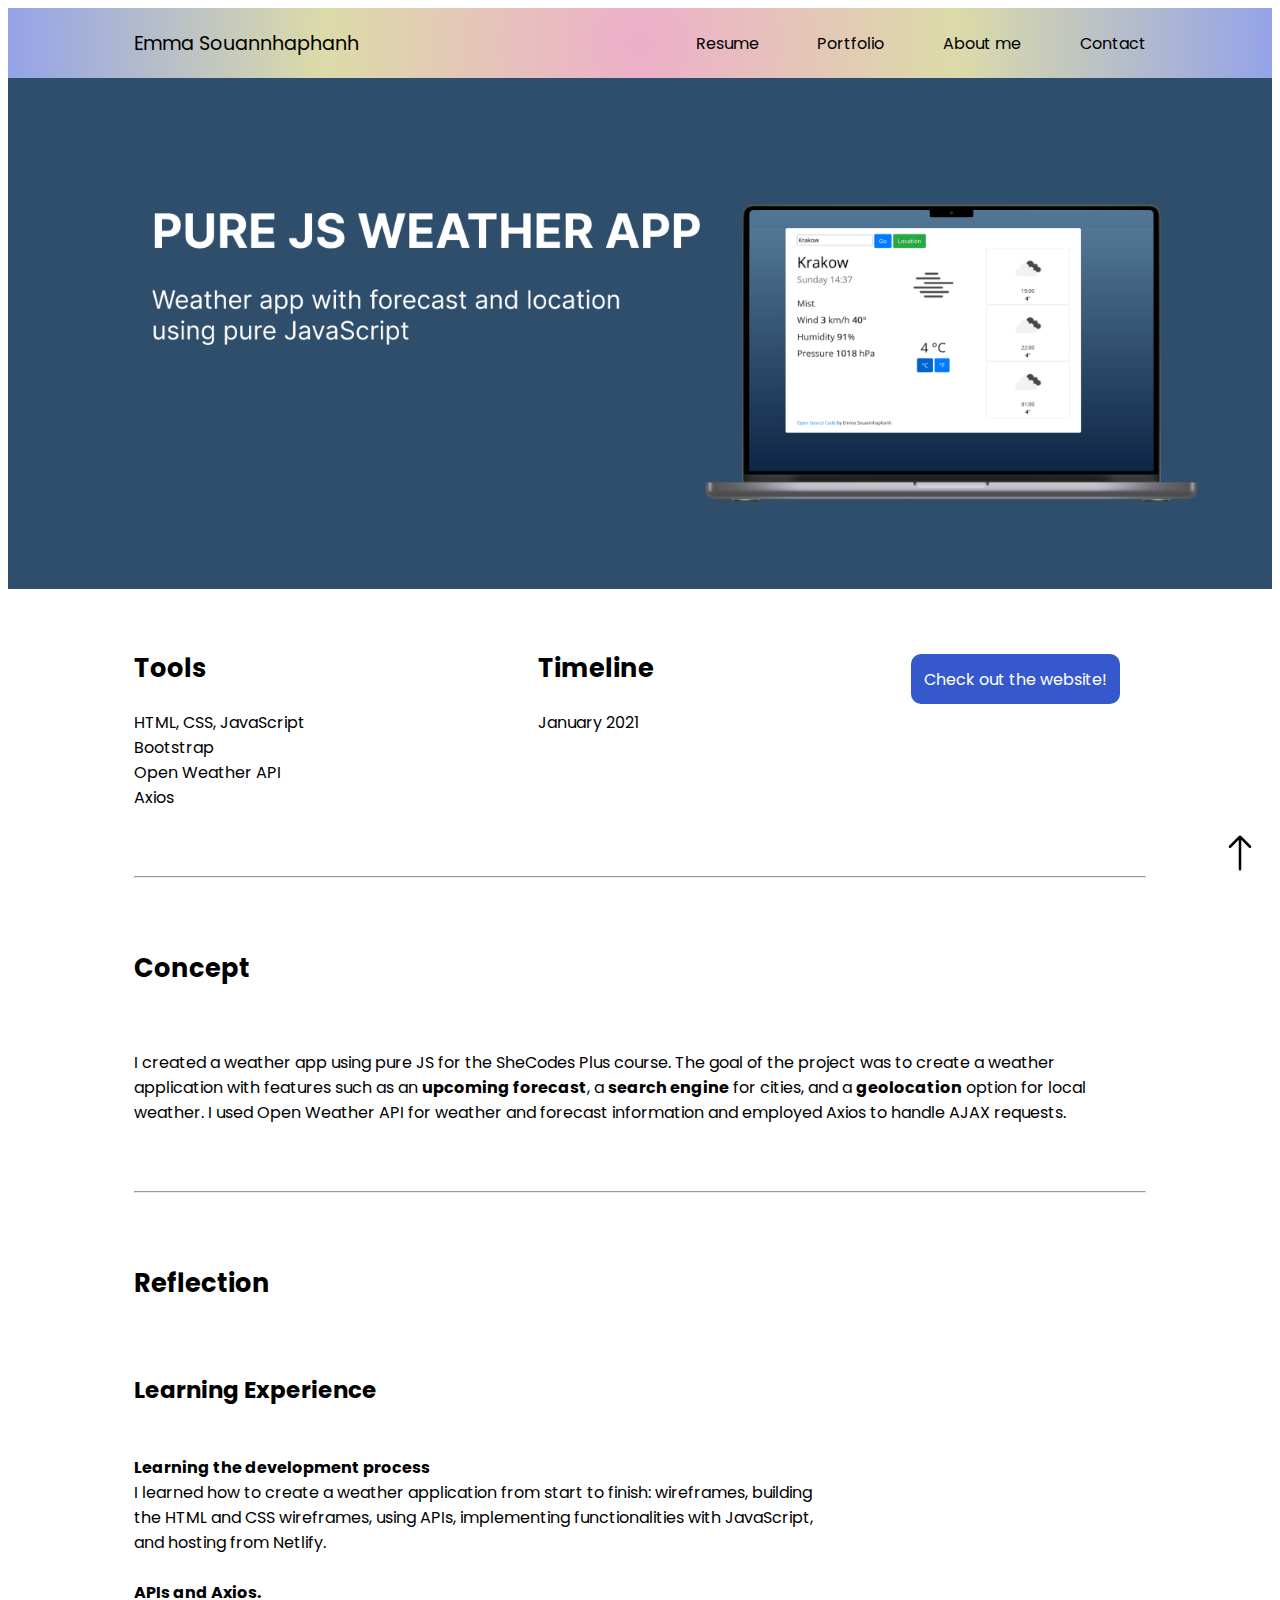
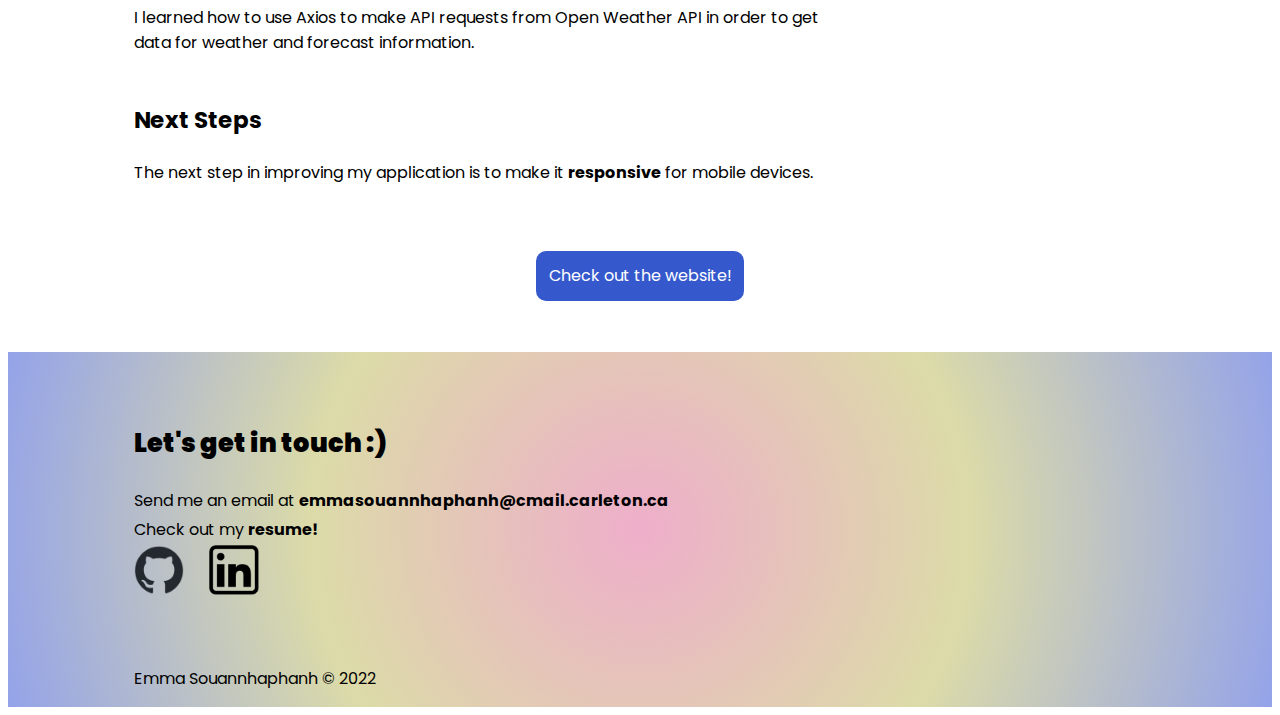
<file: js_weatherapp/js_weatherapp.html>
<!DOCTYPE html>
<html lang="en">
  <head>
    <meta charset="UTF-8" />
    <meta http-equiv="X-UA-Compatible" content="IE=edge" />
    <meta name="viewport" content="width=device-width, initial-scale=1.0" />
    <title>&#128526;Portfolio | Emma Souannhaphanh</title>
    <link rel="preconnect" href="https://fonts.googleapis.com" />
    <link rel="preconnect" href="https://fonts.gstatic.com" crossorigin />
    <link
      href="https://fonts.googleapis.com/css2?family=Poppins:wght@500&display=swap"
      rel="stylesheet"
    />
    <link
      href="https://cdn.jsdelivr.net/npm/bootstrap@5.2.3/dist/css/bootstrap.min.css"
      rel="stylesheet"
      integrity="sha384-rbsA2VBKQhggwzxH7pPCaAqO46MgnOM80zW1RWuH61DGLwZJEdK2Kadq2F9CUG65"
      crossorigin="anonymous"
    />
    <link rel="stylesheet" href="../styles.css" />
    <link rel="stylesheet" href="../react_weatherapp/weatherapp.css" />
  </head>
  <body>
    <!--make floating return arrow in bottom left corner of screen-->
    <a id="returnArrow" href="#top">
      <svg
        xmlns="http://www.w3.org/2000/svg"
        width="40"
        height="40"
        fill="currentColor"
        class="bi bi-arrow-up"
        viewBox="0 0 16 16"
      >
        <path
          fill-rule="evenodd"
          d="M8 15a.5.5 0 0 0 .5-.5V2.707l3.146 3.147a.5.5 0 0 0 .708-.708l-4-4a.5.5 0 0 0-.708 0l-4 4a.5.5 0 1 0 .708.708L7.5 2.707V14.5a.5.5 0 0 0 .5.5z"
        />
      </svg>
    </a>
    <section class="header">
      <nav class="topNav">
        <div class="navItems">
          <div class="nameLink">
            <a href="../index.html">Emma Souannhaphanh</a>
          </div>
          <ul class="navLinks">
            <li><a href="../images/Resume-1.pdf" target="_blank">Resume</a></li>
            <li><a href="../index.html#Portfolio">Portfolio</a></li>
            <li><a href="../index.html#AboutMe">About me</a></li>
            <li><a href="#Contact">Contact</a></li>
          </ul>
        </div>
      </nav>
    </section>
    <section id="top">
      <img
        id="hero"
        src="js_weatherapp_images/heroJSApp.png"
        alt="Mockup of Pure JS Weather App with text that reads 'Pure JS Weather App weather app with forecast"
      />
      <div class="overview">
        <div class="overviewItem">
          <h2>Tools</h2>
          <p>
            HTML, CSS, JavaScript
            <br />
            Bootstrap
            <br />
            Open Weather API
            <br />
            Axios
          </p>
        </div>
        <div class="overviewItem">
          <h2>Timeline</h2>
          <p>January 2021</p>
        </div>
        <!--Link to weather app website-->
        <div class="overviewItem">
          <div class="websiteLink">
          <a target="_blank" href="https://gallant-wilson-add481.netlify.app/"
            ><div class="clickLink">Check out the website!</div></a
          >
        </div>
        </div>
        
        </div> 
        
        <hr />
        <div class="concept">
          <div class="conceptContent">
            <h2>Concept</h2>
            <br>
            <p>
              I created a weather app using pure JS for the SheCodes Plus course. 
              The goal of the project was to create a weather application
              with features such as an <strong>upcoming forecast</strong>, a <strong>search engine</strong> for cities, and a <strong>geolocation</strong> option for local weather.
              I used Open Weather API for weather and forecast information and employed Axios to handle AJAX
              requests.
            </p>
          </div>
        </div>
      </div>
      <hr />
      <div class="conclusion">
        <div class="conclusionItem">
          <h2>Reflection</h2>
          <br />
          <h3>Learning Experience</h3>
          <p>
            <br />
            <strong>Learning the development process</strong>
            <br />
            I learned how to create a weather application from start to finish: wireframes, building the HTML and CSS wireframes,
             using APIs, implementing functionalities with JavaScript, and hosting from Netlify.
            <br />
            <br />
            <strong>APIs and Axios.</strong>
            <br />
            I learned how to use Axios to make API requests from Open Weather API in order 
            to get data for weather and forecast information.
            <br />
            <br />
          </p>
          <h3>Next Steps</h3>
          <p>
            The next step in improving my application is to make it <strong>responsive</strong> for mobile devices.
            <br />
          </p>
        </div>
    </section>
    <!--Link to React Weather App website-->
    <div class="websiteLink">
      <a target="_blank" href="https://gallant-wilson-add481.netlify.app/"
        ><div class="clickLink">Check out the website!</div></a
      >
    </div>
    <footer>
      <div id="Contact" class="footerContent">
        <div class="social">
          <h2>Let's get in touch :)</h2>
          <span
            >Send me an email at
            <a id="email" href="mailto: emmasouannhaphanh@cmail.carleton.ca"
              >emmasouannhaphanh@cmail.carleton.ca</a
            ></span
          >
          <div>Check out my <a href="../images/Resume-1.pdf" target="_blank">resume!</a></div>
          <div class="iconLinks">
            <a href="https://github.com/etretf" target="_blank">
              <img
                class="iconLink"
                src="../images/github-mark.png"
                alt="Github icon"
              />
            </a>
            <a href="https://www.linkedin.com/in/emmasou/" target="_blank">
              <img
                class="iconLink"
                src="../images/linkedin.png"
                alt="LinkedIn icon"
              />
            </a>
          </div>
        </div>
        <div class="credits">Emma Souannhaphanh © 2022</div>
      </div>
    </footer>
  </body>
</html>
</file>
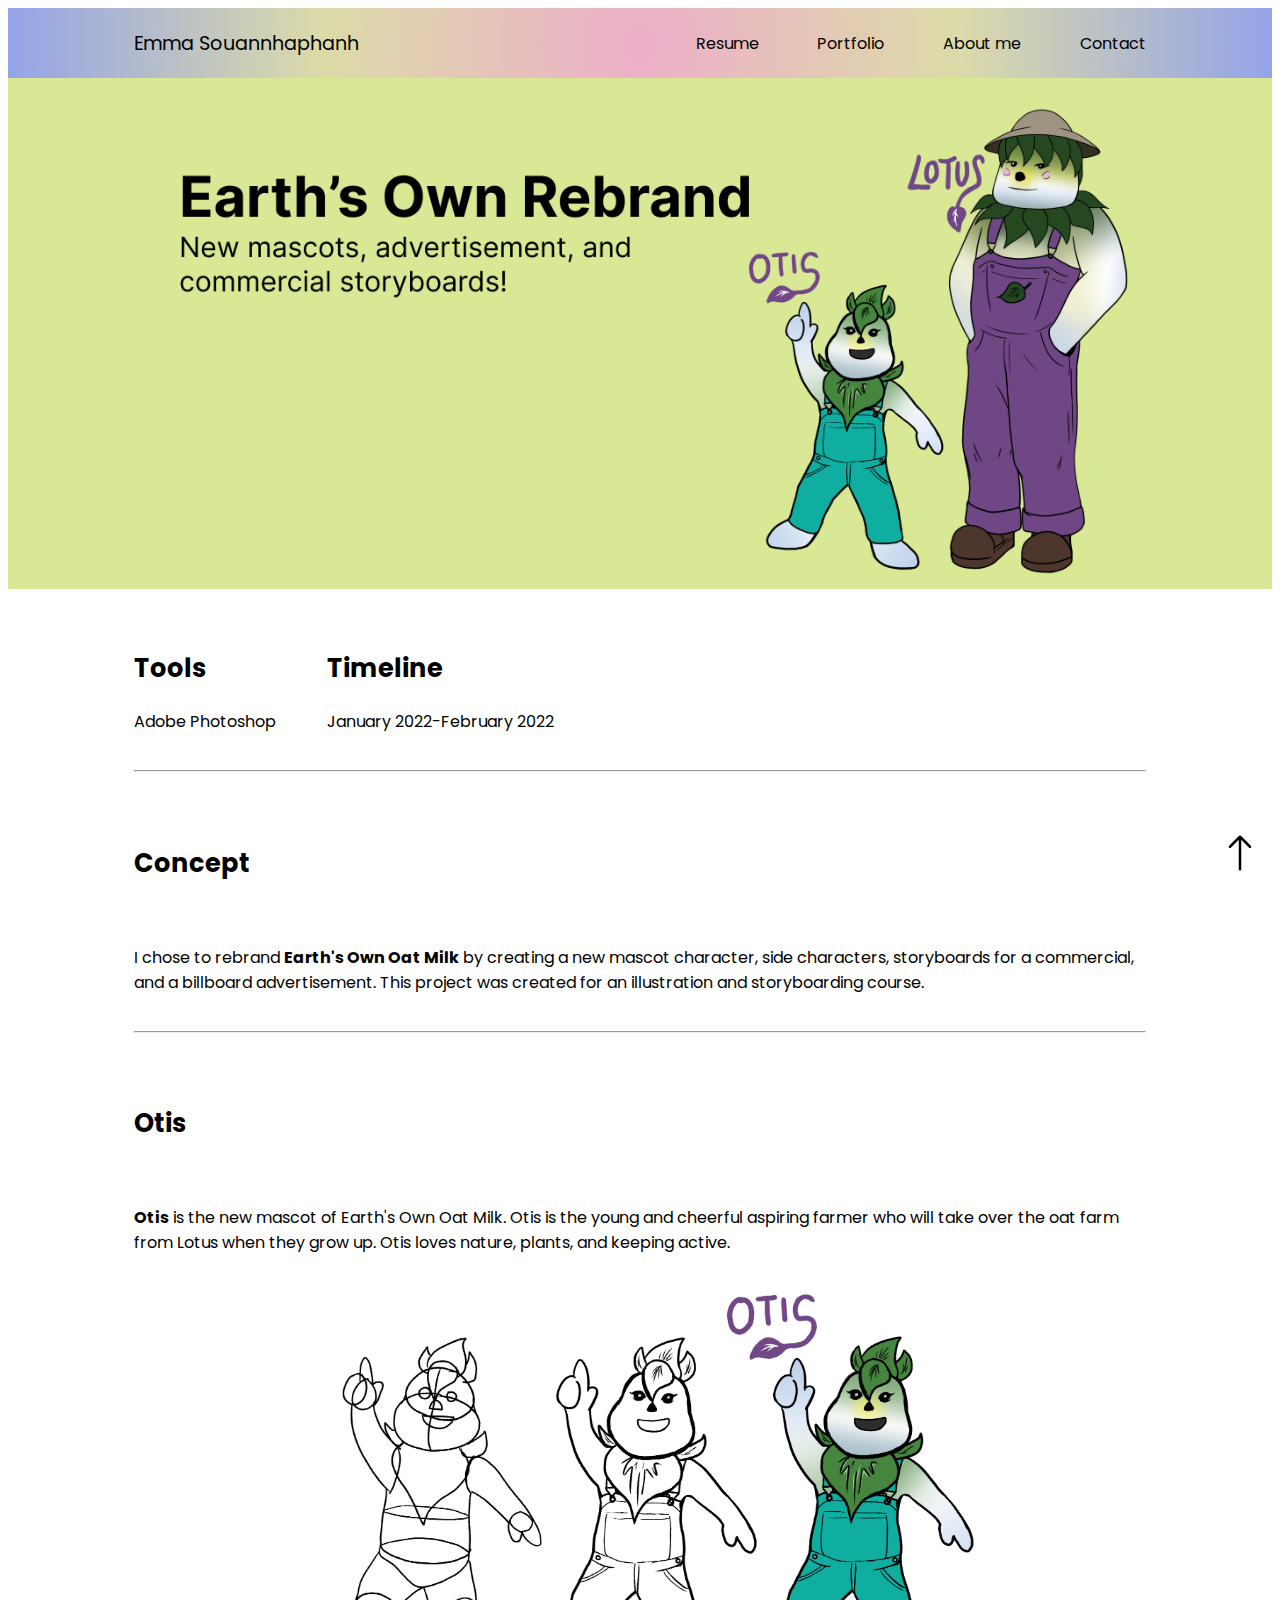
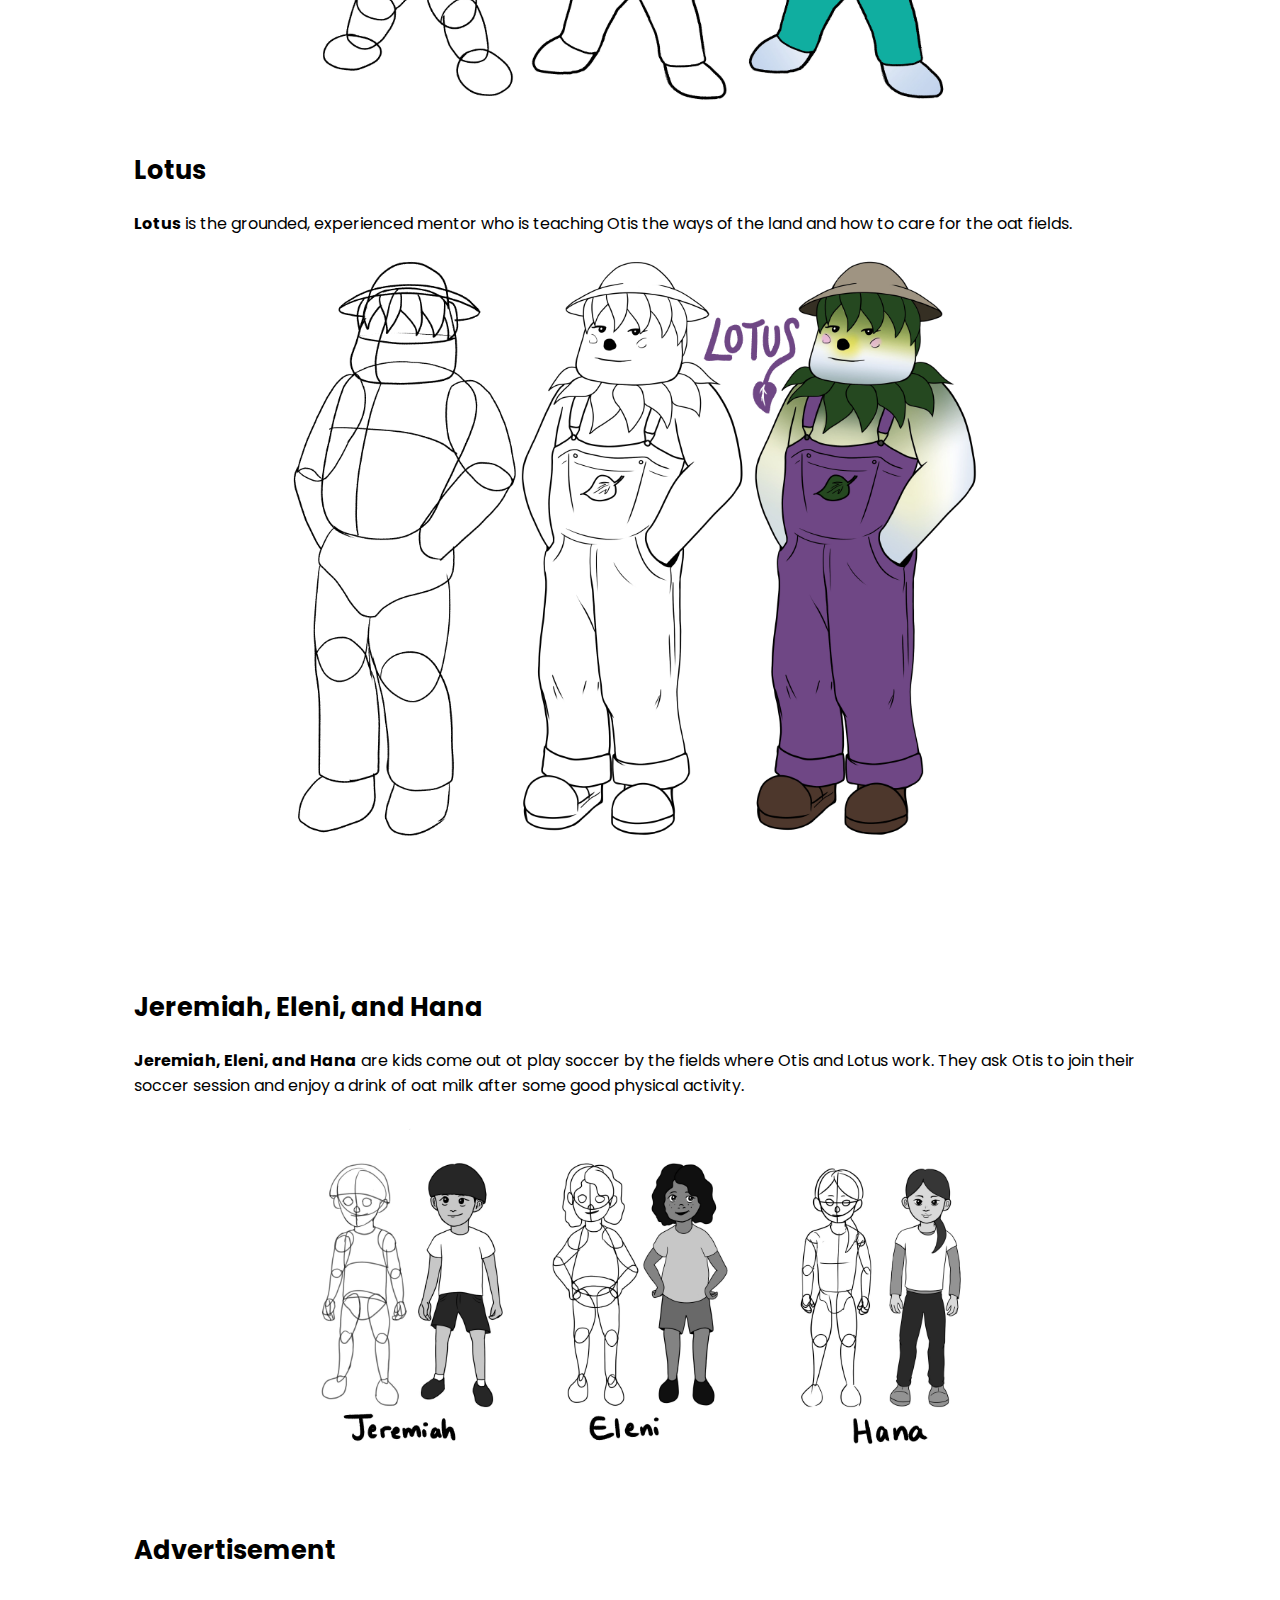
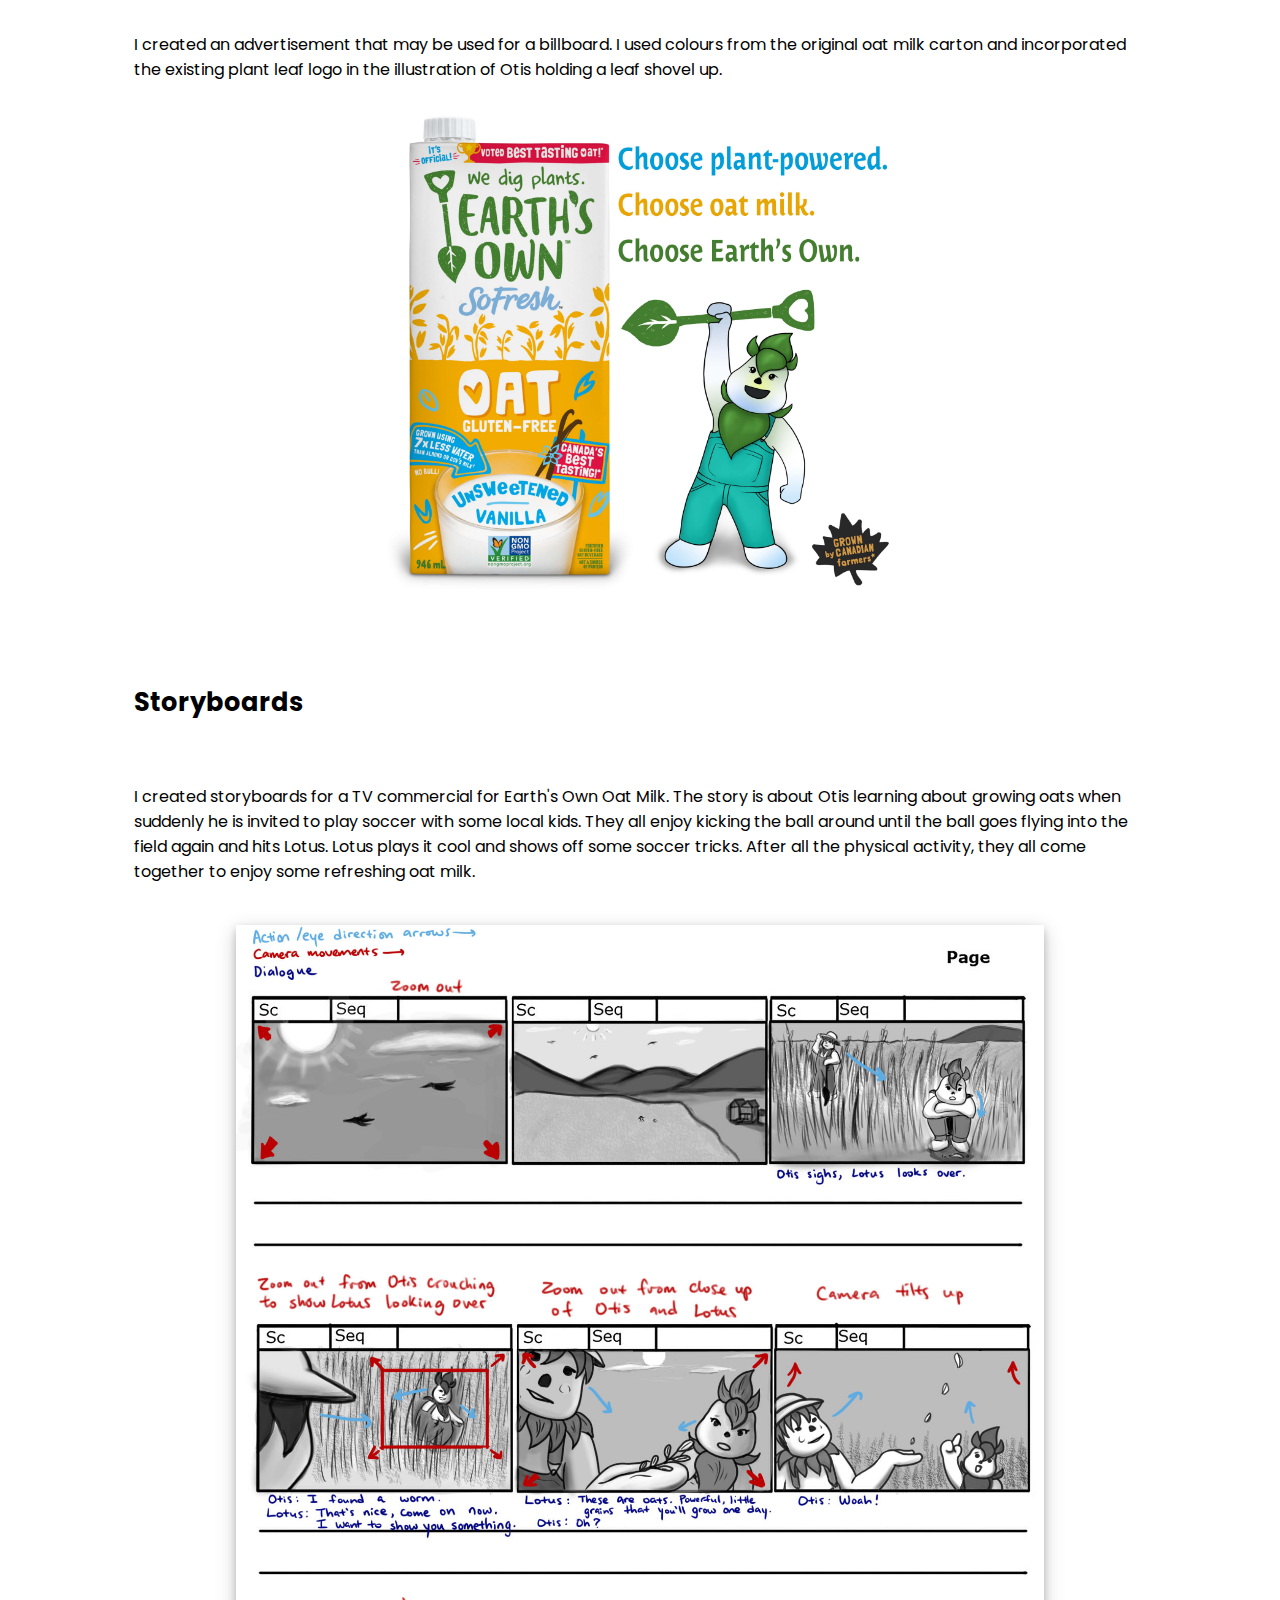
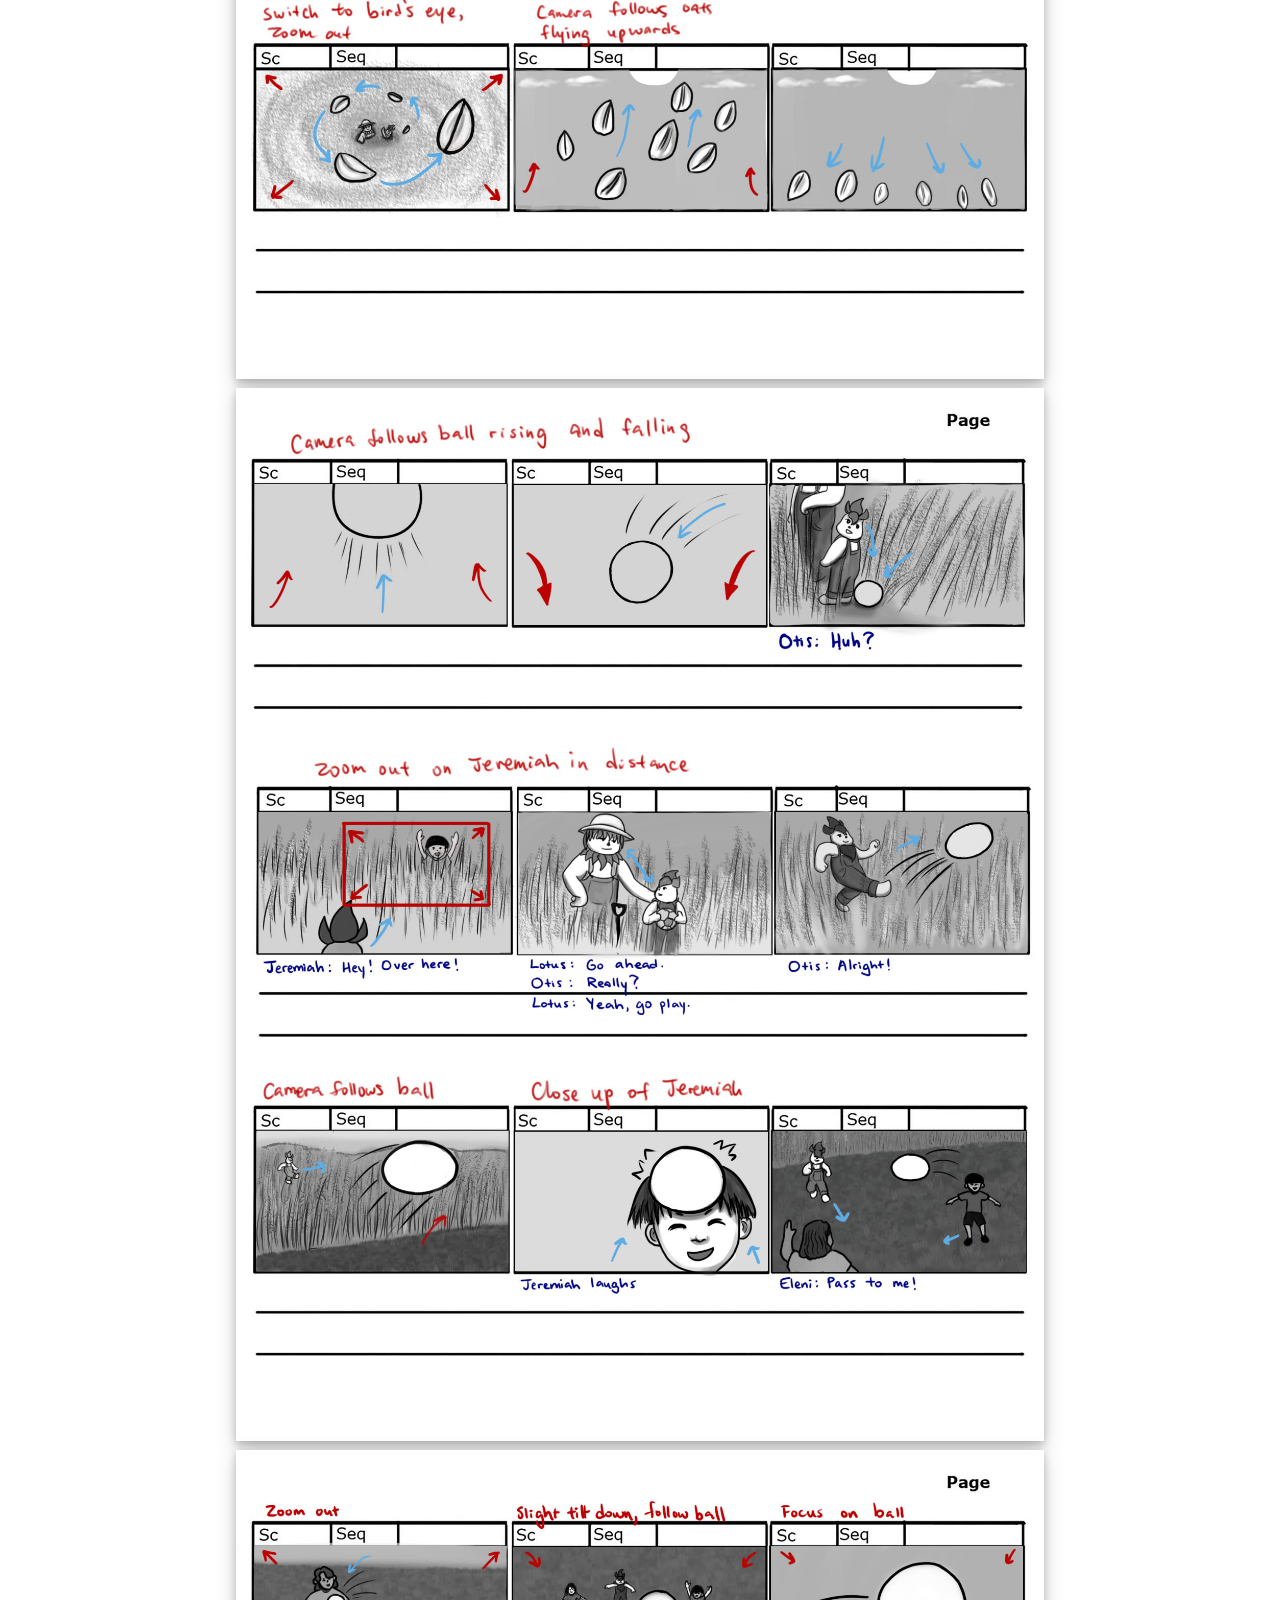
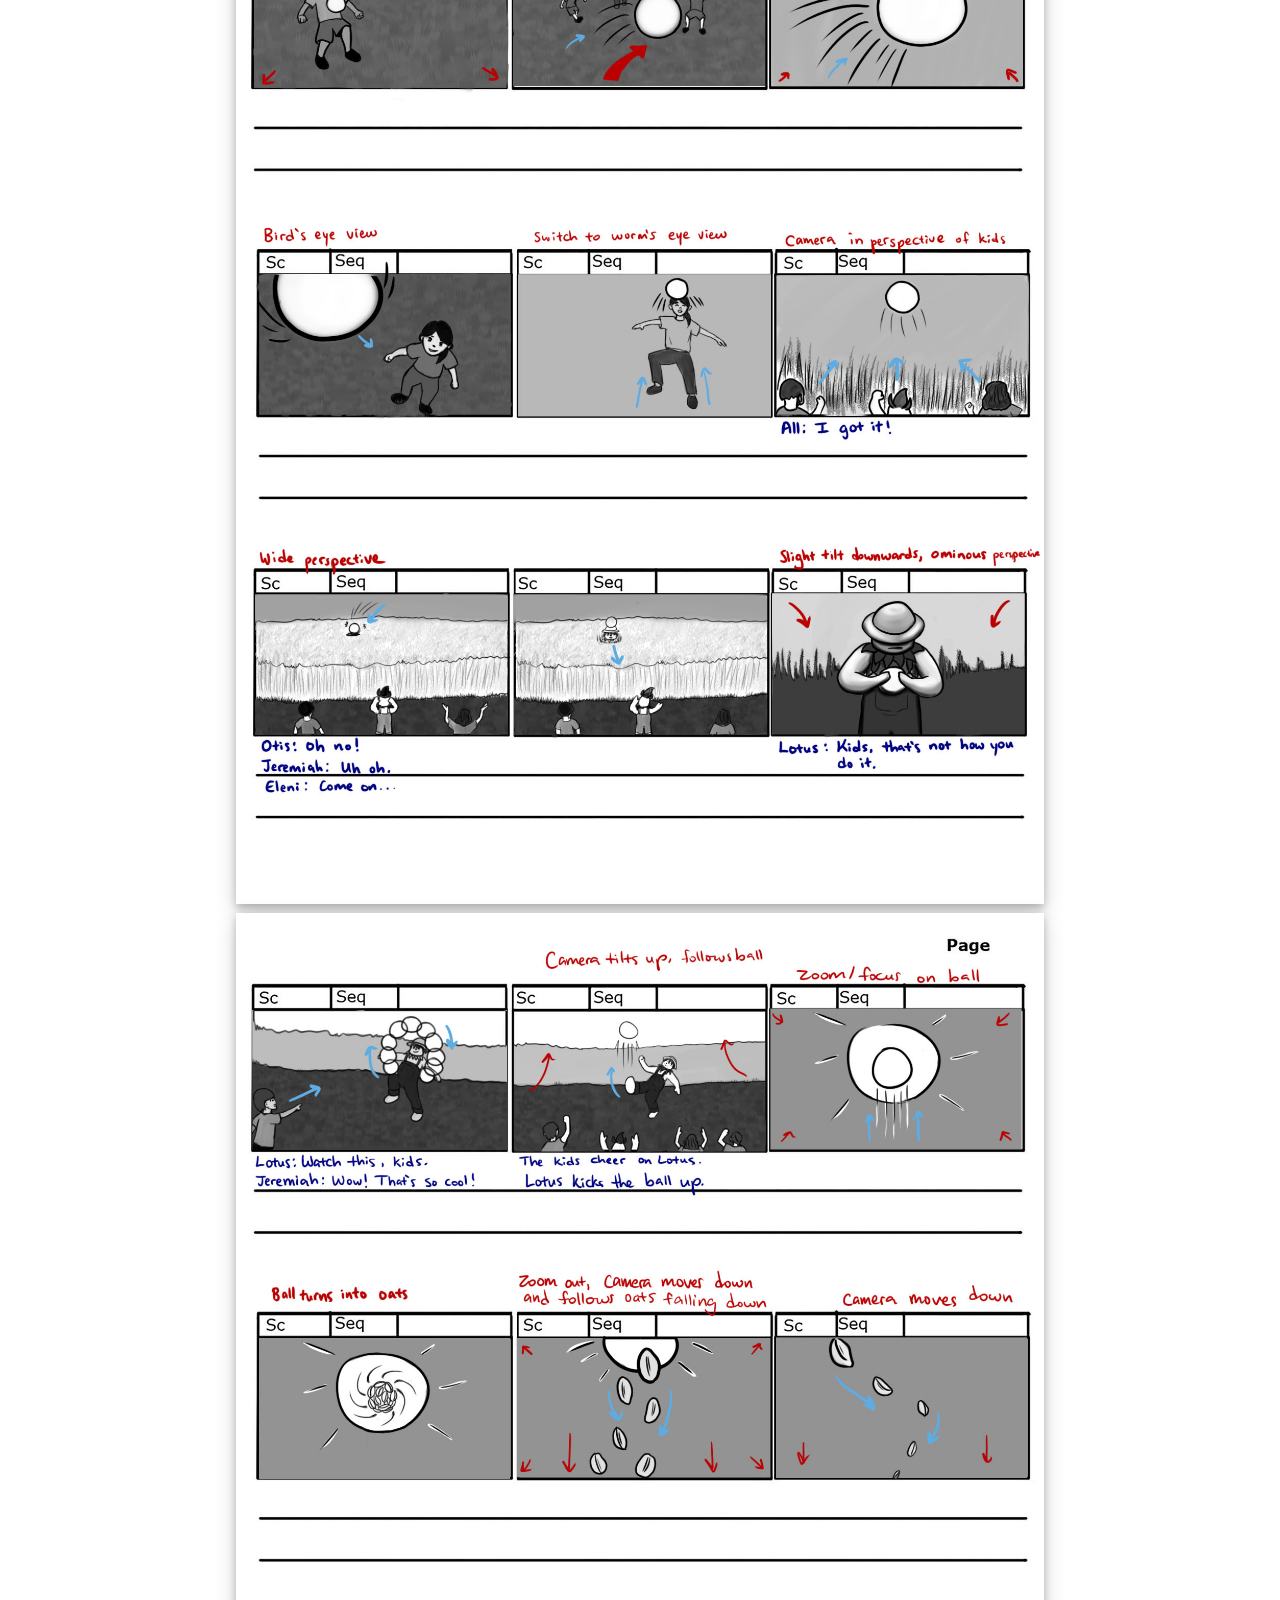
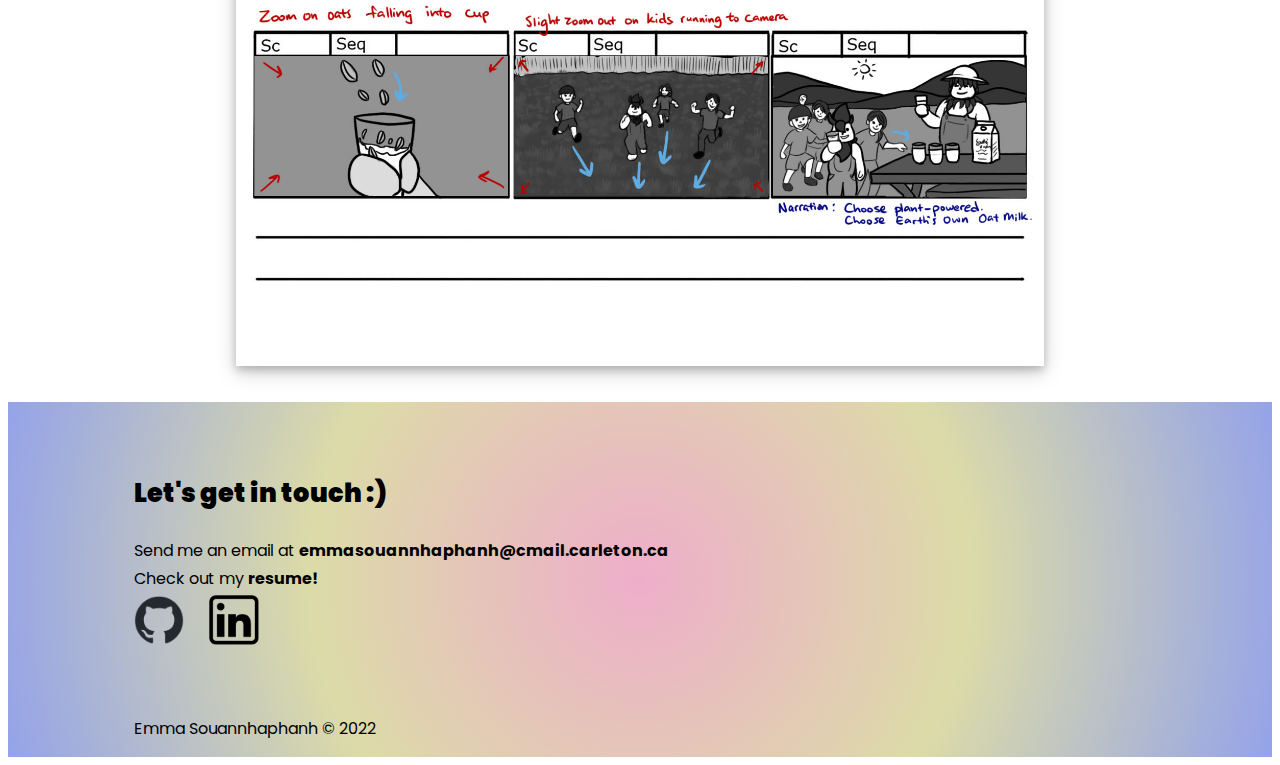
<file: oatmilk/oatmilk.html>
<!DOCTYPE html>
<html lang="en">
  <head>
    <meta charset="UTF-8" />
    <meta http-equiv="X-UA-Compatible" content="IE=edge" />
    <meta name="viewport" content="width=device-width, initial-scale=1.0" />
    <title>&#128526;Portfolio | Emma Souannhaphanh</title>
    <link rel="preconnect" href="https://fonts.googleapis.com" />
    <link rel="preconnect" href="https://fonts.gstatic.com" crossorigin />
    <link
      href="https://fonts.googleapis.com/css2?family=Poppins:wght@500&display=swap"
      rel="stylesheet"
    />
    <link
      href="https://cdn.jsdelivr.net/npm/bootstrap@5.2.3/dist/css/bootstrap.min.css"
      rel="stylesheet"
      integrity="sha384-rbsA2VBKQhggwzxH7pPCaAqO46MgnOM80zW1RWuH61DGLwZJEdK2Kadq2F9CUG65"
      crossorigin="anonymous"
    />
    <link rel="stylesheet" href="../styles.css" />
    <link rel="stylesheet" href="oatmilk.css" />
  </head>
  <body>
    <!--make floating return arrow in bottom left corner of screen-->
    <a id="returnArrow" href="#top">
      <svg
        xmlns="http://www.w3.org/2000/svg"
        width="40"
        height="40"
        fill="currentColor"
        class="bi bi-arrow-up"
        viewBox="0 0 16 16"
      >
        <path
          fill-rule="evenodd"
          d="M8 15a.5.5 0 0 0 .5-.5V2.707l3.146 3.147a.5.5 0 0 0 .708-.708l-4-4a.5.5 0 0 0-.708 0l-4 4a.5.5 0 1 0 .708.708L7.5 2.707V14.5a.5.5 0 0 0 .5.5z"
        />
      </svg>
    </a>
    <section class="header">
      <nav class="topNav">
        <div class="navItems">
          <div class="nameLink">
            <a href="../index.html">Emma Souannhaphanh</a>
          </div>
          <ul class="navLinks">
            <li><a href="../images/Resume-1.pdf" target="_blank">Resume</a></li>
            <li><a href="../index.html#Portfolio">Portfolio</a></li>
            <li><a href="../index.html#AboutMe">About me</a></li>
            <li><a href="#Contact">Contact</a></li>
          </ul>
        </div>
      </nav>
    </section>
    <section id="top">
      <img
        id="hero"
        src="oatmilk_images/heroOat.png"
        alt=""
      />
      <div class="overview">
        <div class="overviewItem">
          <h2>Tools</h2>
          <p>
            Adobe Photoshop
            <br />
          </p>
        </div>
        <div class="overviewItem">
          <h2>Timeline</h2>
          <p>January 2022-February 2022</p>
        </div>
        </div>
        <hr />
        <div class="concept">
          <div class="conceptContent">
            <h2>Concept</h2>
            <br>
            <p>
              I chose to rebrand <strong>Earth's Own Oat Milk</strong> by creating a new mascot character, side characters, storyboards for a commercial, and a billboard advertisement.
              This project was created for an illustration and storyboarding course.
            </p>
          </div>
        </div>
        <hr />  
        <div class="concept">
          <div class="conceptContent">
            <h2>Otis</h2>
            <br>
            <p>
              <strong>Otis</strong> is the new mascot of Earth's Own Oat Milk. Otis is the young and cheerful
              aspiring farmer who will take over the oat farm from Lotus when they grow up. Otis loves nature, plants, and keeping active.
              <div class="characterImage">
                    <img src="oatmilk_images/Otis.jpg" alt="Drawings of Otis, a young anthropomorphic plant farmer">
              </div>
            </p>
            <h2>Lotus</h2>
            <p>
                <strong>Lotus</strong> is the grounded, experienced mentor who is teaching Otis the ways
                of the land and how to care for the oat fields.
                <div class="characterImage">
                    <img src="oatmilk_images/Lotus.jpg" alt="Drawings of Lotus, an adult anthropomorphic plant farmer">
                </div>
            </p>
            <h2>Jeremiah, Eleni, and Hana</h2>
            <p>
                <strong>Jeremiah, Eleni, and Hana</strong> are kids come out ot play soccer by the fields
                where Otis and Lotus work. They ask Otis to join their soccer session and enjoy a drink of 
                oat milk after some good physical activity.
                <div class="characterImage">
                    <img src="oatmilk_images/Kids.jpg" alt="Drawings of three kids in black in white">
                </div>
            </p>
            <h2>Advertisement</h2>
            <br>
            <p>
                I created an advertisement that may be used for a billboard. I used colours from the original oat milk carton
                and incorporated the existing plant leaf logo in the illustration of Otis holding a leaf shovel up.
            <div class="adImage">
                <img id="ad" src="oatmilk_images/advertisement.jpg" alt="Drawings of Otis, an anthropomorphic plant person">
            </div>
            </p>
            <br>
            <br>
            <h2>Storyboards</h2>
            <br>
            <p>
                I created storyboards for a TV commercial for Earth's Own Oat Milk. The story is about Otis learning about growing oats when suddenly he is invited to play soccer with some local kids. 
                They all enjoy kicking the ball around until the ball goes flying into the field again and hits Lotus. Lotus plays it cool and shows off some soccer tricks.
                After all the physical activity, they all come together to enjoy some refreshing oat milk.
            <br>
            <br>
                <div class="storyboards">
                <div class="storyboard">
                    <img id="ad" src="oatmilk_images/Storyboard 1.jpg" alt="First storyboard page of the oat milk commercial">
                </div>
                <div class="storyboard">
                    <img id="ad" src="oatmilk_images/Storyboard 2.jpg" alt="First storyboard page of the oat milk commercial">
                </div>
                <div class="storyboard">
                    <img id="ad" src="oatmilk_images/Storyboard 3.jpg" alt="First storyboard page of the oat milk commercial">
                </div>
                <div class="storyboard">
                    <img id="ad" src="oatmilk_images/Storyboard 4.jpg" alt="First storyboard page of the oat milk commercial">
                </div>
            </div>
            </p>
          </div>
      </div>
    </section>
    <footer>
      <div id="Contact" class="footerContent">
        <div class="social">
          <h2>Let's get in touch :)</h2>
          <span
            >Send me an email at
            <a id="email" href="mailto: emmasouannhaphanh@cmail.carleton.ca"
              >emmasouannhaphanh@cmail.carleton.ca</a
            ></span
          >
          <div>Check out my <a href="../images/Resume-1.pdf" target="_blank">resume!</a></div>
          <div class="iconLinks">
            <a href="https://github.com/etretf" target="_blank">
              <img
                class="iconLink"
                src="../images/github-mark.png"
                alt="Github icon"
              />
            </a>
            <a href="https://www.linkedin.com/in/emmasou/" target="_blank">
              <img
                class="iconLink"
                src="../images/linkedin.png"
                alt="LinkedIn icon"
              />
            </a>
          </div>
        </div>
        <div class="credits">Emma Souannhaphanh © 2022</div>
      </div>
    </footer>
  </body>
</html>
</file>
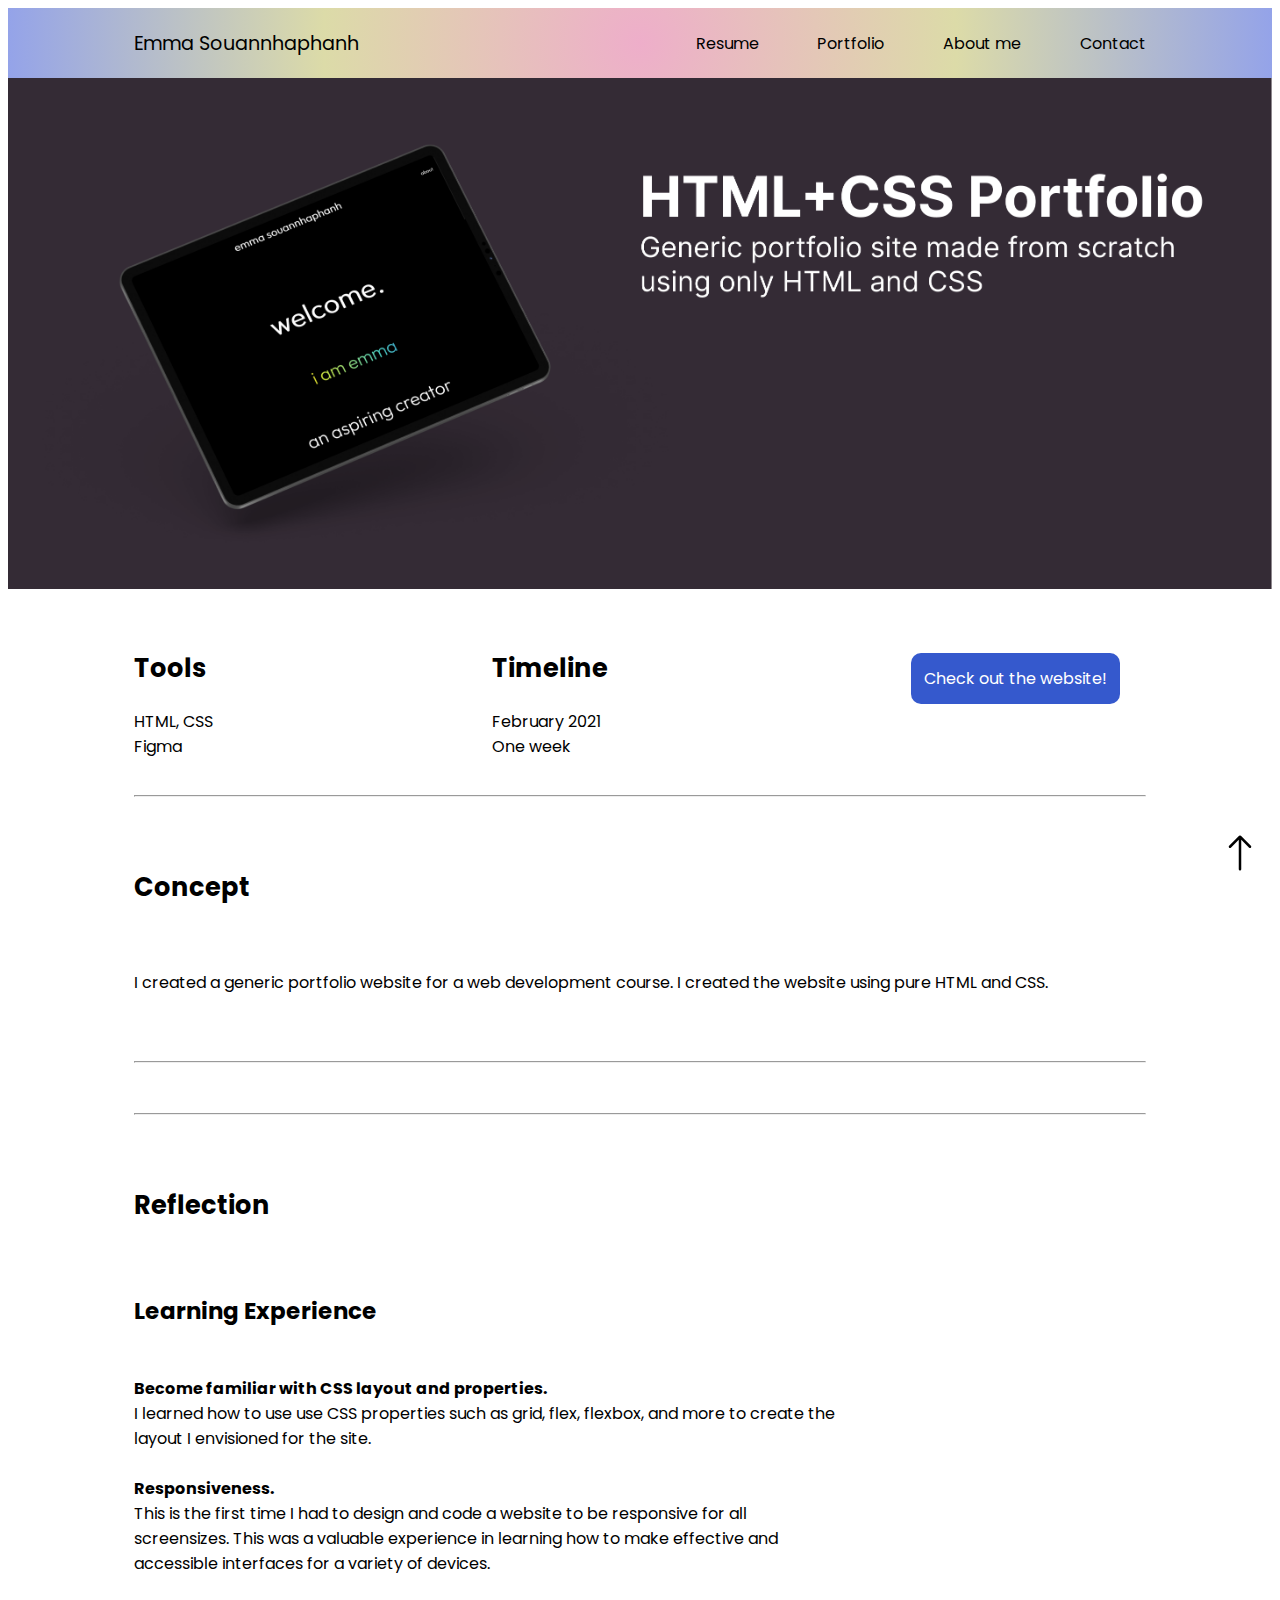
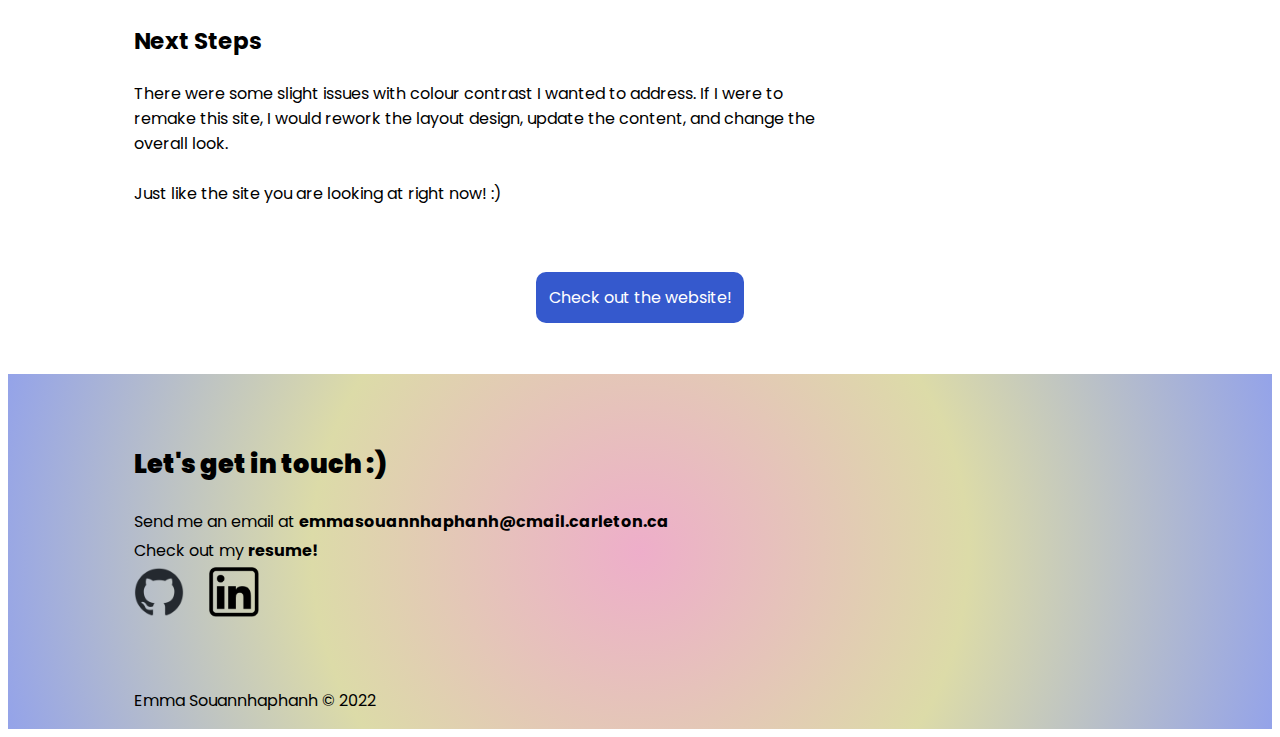
<file: portfolio_piece/portfolio.html>
<!DOCTYPE html>
<html lang="en">
  <head>
    <meta charset="UTF-8" />
    <meta http-equiv="X-UA-Compatible" content="IE=edge" />
    <meta name="viewport" content="width=device-width, initial-scale=1.0" />
    <title>&#128526;Portfolio | Emma Souannhaphanh</title>
    <link rel="preconnect" href="https://fonts.googleapis.com" />
    <link rel="preconnect" href="https://fonts.gstatic.com" crossorigin />
    <link
      href="https://fonts.googleapis.com/css2?family=Poppins:wght@500&display=swap"
      rel="stylesheet"
    />
    <link
      href="https://cdn.jsdelivr.net/npm/bootstrap@5.2.3/dist/css/bootstrap.min.css"
      rel="stylesheet"
      integrity="sha384-rbsA2VBKQhggwzxH7pPCaAqO46MgnOM80zW1RWuH61DGLwZJEdK2Kadq2F9CUG65"
      crossorigin="anonymous"
    />
    <link rel="stylesheet" href="../styles.css" />
    <link rel="stylesheet" href="portfolio_styles.css" />
  </head>
  <body>
    <!--make floating return arrow in bottom left corner of screen-->
    <a id="returnArrow" href="#top">
      <svg
        xmlns="http://www.w3.org/2000/svg"
        width="40"
        height="40"
        fill="currentColor"
        class="bi bi-arrow-up"
        viewBox="0 0 16 16"
      >
        <path
          fill-rule="evenodd"
          d="M8 15a.5.5 0 0 0 .5-.5V2.707l3.146 3.147a.5.5 0 0 0 .708-.708l-4-4a.5.5 0 0 0-.708 0l-4 4a.5.5 0 1 0 .708.708L7.5 2.707V14.5a.5.5 0 0 0 .5.5z"
        />
      </svg>
    </a>
    <section class="header">
      <nav class="topNav">
        <div class="navItems">
          <div class="nameLink">
            <a href="../index.html">Emma Souannhaphanh</a>
          </div>
          <ul class="navLinks">
            <li><a href="../images/Resume-1.pdf" target="_blank">Resume</a></li>
            <li><a href="../index.html#Portfolio">Portfolio</a></li>
            <li><a href="../index.html#AboutMe">About me</a></li>
            <li><a href="#Contact">Contact</a></li>
          </ul>
        </div>
      </nav>
    </section>
    <section id="top">
      <img
        id="hero"
        src="portfolio_piece_images/heroPortfolio.png"
        alt="Mockup of portfolio site on tablet with text that reads 'HTML+CSS Portfolio Generic portfolio site made from scratch using only HTML+CSS"
      />
      <div class="overview">
        <div class="overviewItem">
          <h2 class="overviewH2">Tools</h2>
          <p>
            HTML, CSS
            <br>
            Figma
          </p>
        </div>
        <div class="overviewItem">
          <h2  class="overviewH2">Timeline</h2>
          <p>
            February 2021
            <br>
            One week
          </p>
        </div>
        <!--Link to weather app website-->
        <div class="overviewItem">
          <div class="websiteLink">
          <a target="_blank" href="https://inspiring-franklin-cdfd4e.netlify.app/"
            ><div class="clickLink">Check out the website!</div></a
          >
        </div>
        </div>
        
        </div> 
        
        <hr />
        <div class="concept">
          <div class="conceptContent">
            <h2>Concept</h2>
            <br>
            <p>
              I created a generic portfolio website for a web development course. I created the website using pure HTML and CSS.
            </p>
          </div>
        </div>
      </div>
      <hr />
      <!-- <div class="concept">
          <div class="conceptContent">
            <h2>Process</h2>
            <br>
            <p>
              I started by researching successful portfolio sites and finding features I wished to emulate. Then
              I created wireframes on Figma.
            </p>
            
          </div>
        </div> -->
        <hr>
      <div class="conclusion">
        <div class="conclusionItem">
          <h2>Reflection</h2>
          <br />
          <h3>Learning Experience</h3>
          <p>
            <br />
            <strong>Become familiar with CSS layout and properties.</strong>
            <br />
            I learned how to use use CSS properties such as grid, flex, flexbox, and more to create the layout I envisioned for the site.
            <br />
            <br />
            <strong>Responsiveness.</strong>
            <br />
            This is the first time I had to design and code a website to be responsive for all screensizes. This was a valuable experience in
            learning how to make effective and accessible interfaces for a variety of devices.
            <br />
            <br />
          </p>
          <h3>Next Steps</h3>
          <p>
            There were some slight issues with colour contrast I wanted to address. If I were to remake this site, I would rework the
            layout design, update the content, and change the overall look. 
            <br>
            <br>
            Just like the site you are looking at right now! :)
          <br />
          </p>
        </div>
    </section>
    <!--Link to React Weather App website-->
    <div class="websiteLink">
      <a target="_blank" href="https://inspiring-franklin-cdfd4e.netlify.app/"
        ><div class="clickLink">Check out the website!</div></a
      >
    </div>
    <footer>
      <div id="Contact" class="footerContent">
        <div class="social">
          <h2>Let's get in touch :)</h2>
          <span
            >Send me an email at
            <a id="email" href="mailto: emmasouannhaphanh@cmail.carleton.ca"
              >emmasouannhaphanh@cmail.carleton.ca</a
            ></span
          >
          <div>Check out my <a href="../images/Resume-1.pdf" target="_blank">resume!</a></div>
          <div class="iconLinks">
            <a href="https://github.com/etretf" target="_blank">
              <img
                class="iconLink"
                src="../images/github-mark.png"
                alt="Github icon"
              />
            </a>
            <a href="https://www.linkedin.com/in/emmasou/" target="_blank">
              <img
                class="iconLink"
                src="../images/linkedin.png"
                alt="LinkedIn icon"
              />
            </a>
          </div>
        </div>
        <div class="credits">Emma Souannhaphanh © 2022</div>
      </div>
    </footer>
  </body>
</html>
</file>
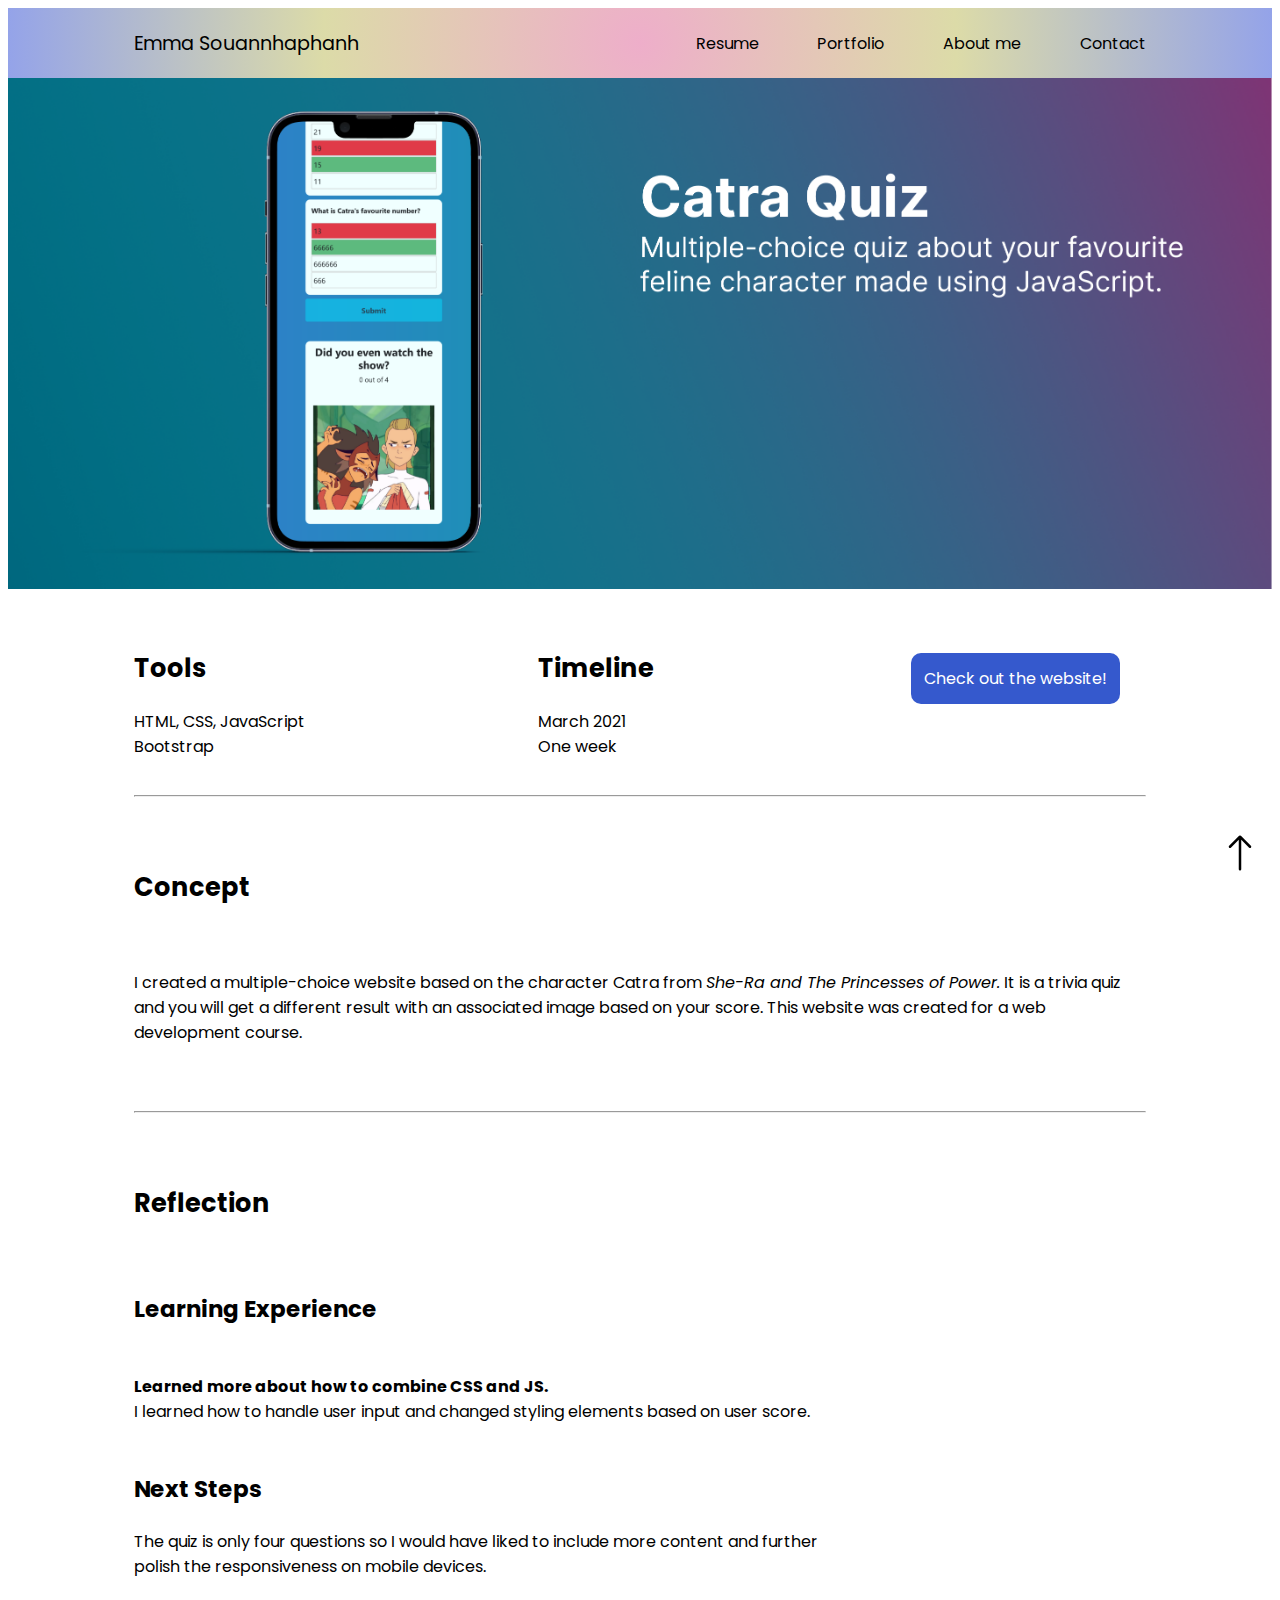
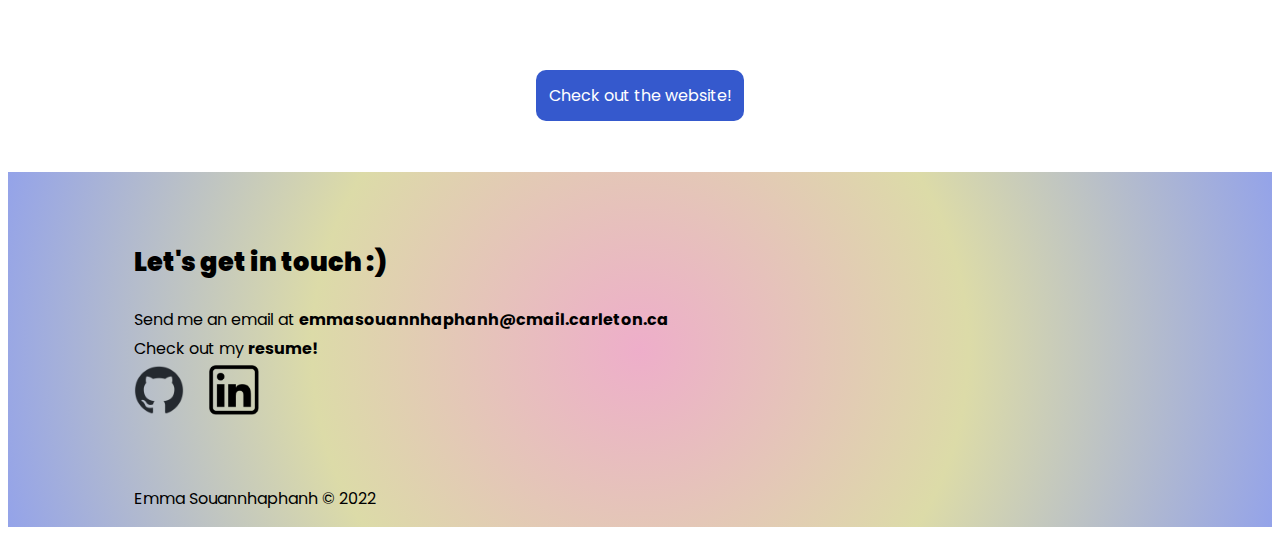
<file: quiz/quiz.html>
<!DOCTYPE html>
<html lang="en">
  <head>
    <meta charset="UTF-8" />
    <meta http-equiv="X-UA-Compatible" content="IE=edge" />
    <meta name="viewport" content="width=device-width, initial-scale=1.0" />
    <title>&#128526;Portfolio | Emma Souannhaphanh</title>
    <link rel="preconnect" href="https://fonts.googleapis.com" />
    <link rel="preconnect" href="https://fonts.gstatic.com" crossorigin />
    <link
      href="https://fonts.googleapis.com/css2?family=Poppins:wght@500&display=swap"
      rel="stylesheet"
    />
    <link
      href="https://cdn.jsdelivr.net/npm/bootstrap@5.2.3/dist/css/bootstrap.min.css"
      rel="stylesheet"
      integrity="sha384-rbsA2VBKQhggwzxH7pPCaAqO46MgnOM80zW1RWuH61DGLwZJEdK2Kadq2F9CUG65"
      crossorigin="anonymous"
    />
    <link rel="stylesheet" href="../styles.css" />
    <link rel="stylesheet" href="quiz.css" />
  </head>
  <body>
    <!--make floating return arrow in bottom left corner of screen-->
    <a id="returnArrow" href="#top">
      <svg
        xmlns="http://www.w3.org/2000/svg"
        width="40"
        height="40"
        fill="currentColor"
        class="bi bi-arrow-up"
        viewBox="0 0 16 16"
      >
        <path
          fill-rule="evenodd"
          d="M8 15a.5.5 0 0 0 .5-.5V2.707l3.146 3.147a.5.5 0 0 0 .708-.708l-4-4a.5.5 0 0 0-.708 0l-4 4a.5.5 0 1 0 .708.708L7.5 2.707V14.5a.5.5 0 0 0 .5.5z"
        />
      </svg>
    </a>
    <section class="header">
      <nav class="topNav">
        <div class="navItems">
          <div class="nameLink">
            <a href="../index.html">Emma Souannhaphanh</a>
          </div>
          <ul class="navLinks">
            <li><a href="../images/Resume-1.pdf" target="_blank">Resume</a></li>
            <li><a href="../index.html#Portfolio">Portfolio</a></li>
            <li><a href="../index.html#AboutMe">About me</a></li>
            <li><a href="#Contact">Contact</a></li>
          </ul>
        </div>
      </nav>
    </section>
    <section id="top">
      <img
        id="hero"
        src="heroCatra.png"
        alt="Image of phone mockup of Catra Quiz website with text that reads 
        'Catra Quiz multiple-choice quiz about your favourite feline character made using JavaScript' "
      />
      <div class="overview">
        <div class="overviewItem">
          <h2 class="overviewH2">Tools</h2>
          <p>
            HTML, CSS, JavaScript
            <br>
            Bootstrap
          </p>
        </div>
        <div class="overviewItem">
          <h2  class="overviewH2">Timeline</h2>
          <p>
            March 2021
            <br>
            One week
          </p>
        </div>
        <!--Link to weather app website-->
        <div class="overviewItem">
          <div class="websiteLink">
          <a target="_blank" href="https://dainty-mermaid-735006.netlify.app/"
            ><div class="clickLink">Check out the website!</div></a
          >
        </div>
        </div>
        
        </div> 
        
        <hr />
        <div class="concept">
          <div class="conceptContent">
            <h2>Concept</h2>
            <br>
            <p>
              I created a multiple-choice website based on the character Catra
              from <em>She-Ra and The Princesses of Power.</em> It is a trivia quiz 
              and you will get a different result with an associated image based on your score. 
              This website was created for a web development course.
            </p>
          </div>
        </div>
      </div>
      <hr />
      <div class="conclusion">
        <div class="conclusionItem">
          <h2>Reflection</h2>
          <br />
          <h3>Learning Experience</h3>
          <p>
            <br />
            <strong>Learned more about how to combine CSS and JS.</strong>
            <br />
            I learned how to handle user input and changed styling elements based on user score.
            <br />
            <br />
          </p>
          <h3>Next Steps</h3>
          <p>
            The quiz is only four questions so I would have liked to include more content and further polish the responsiveness on mobile devices. 
            <br>
            <br>
          </p>
        </div>
    </section>
    <!--Link to React Weather App website-->
    <div class="websiteLink">
      <a target="_blank" href="https://dainty-mermaid-735006.netlify.app/"
        ><div class="clickLink">Check out the website!</div></a
      >
    </div>
    <footer>
      <div id="Contact" class="footerContent">
        <div class="social">
          <h2>Let's get in touch :)</h2>
          <span
            >Send me an email at
            <a id="email" href="mailto: emmasouannhaphanh@cmail.carleton.ca"
              >emmasouannhaphanh@cmail.carleton.ca</a
            ></span
          >
          <div>Check out my <a href="../images/Resume-1.pdf" target="_blank">resume!</a></div>
          <div class="iconLinks">
            <a href="https://github.com/etretf" target="_blank">
              <img
                class="iconLink"
                src="../images/github-mark.png"
                alt="Github icon"
              />
            </a>
            <a href="https://www.linkedin.com/in/emmasou/" target="_blank">
              <img
                class="iconLink"
                src="../images/linkedin.png"
                alt="LinkedIn icon"
              />
            </a>
          </div>
        </div>
        <div class="credits">Emma Souannhaphanh © 2022</div>
      </div>
    </footer>
  </body>
</html>
</file>
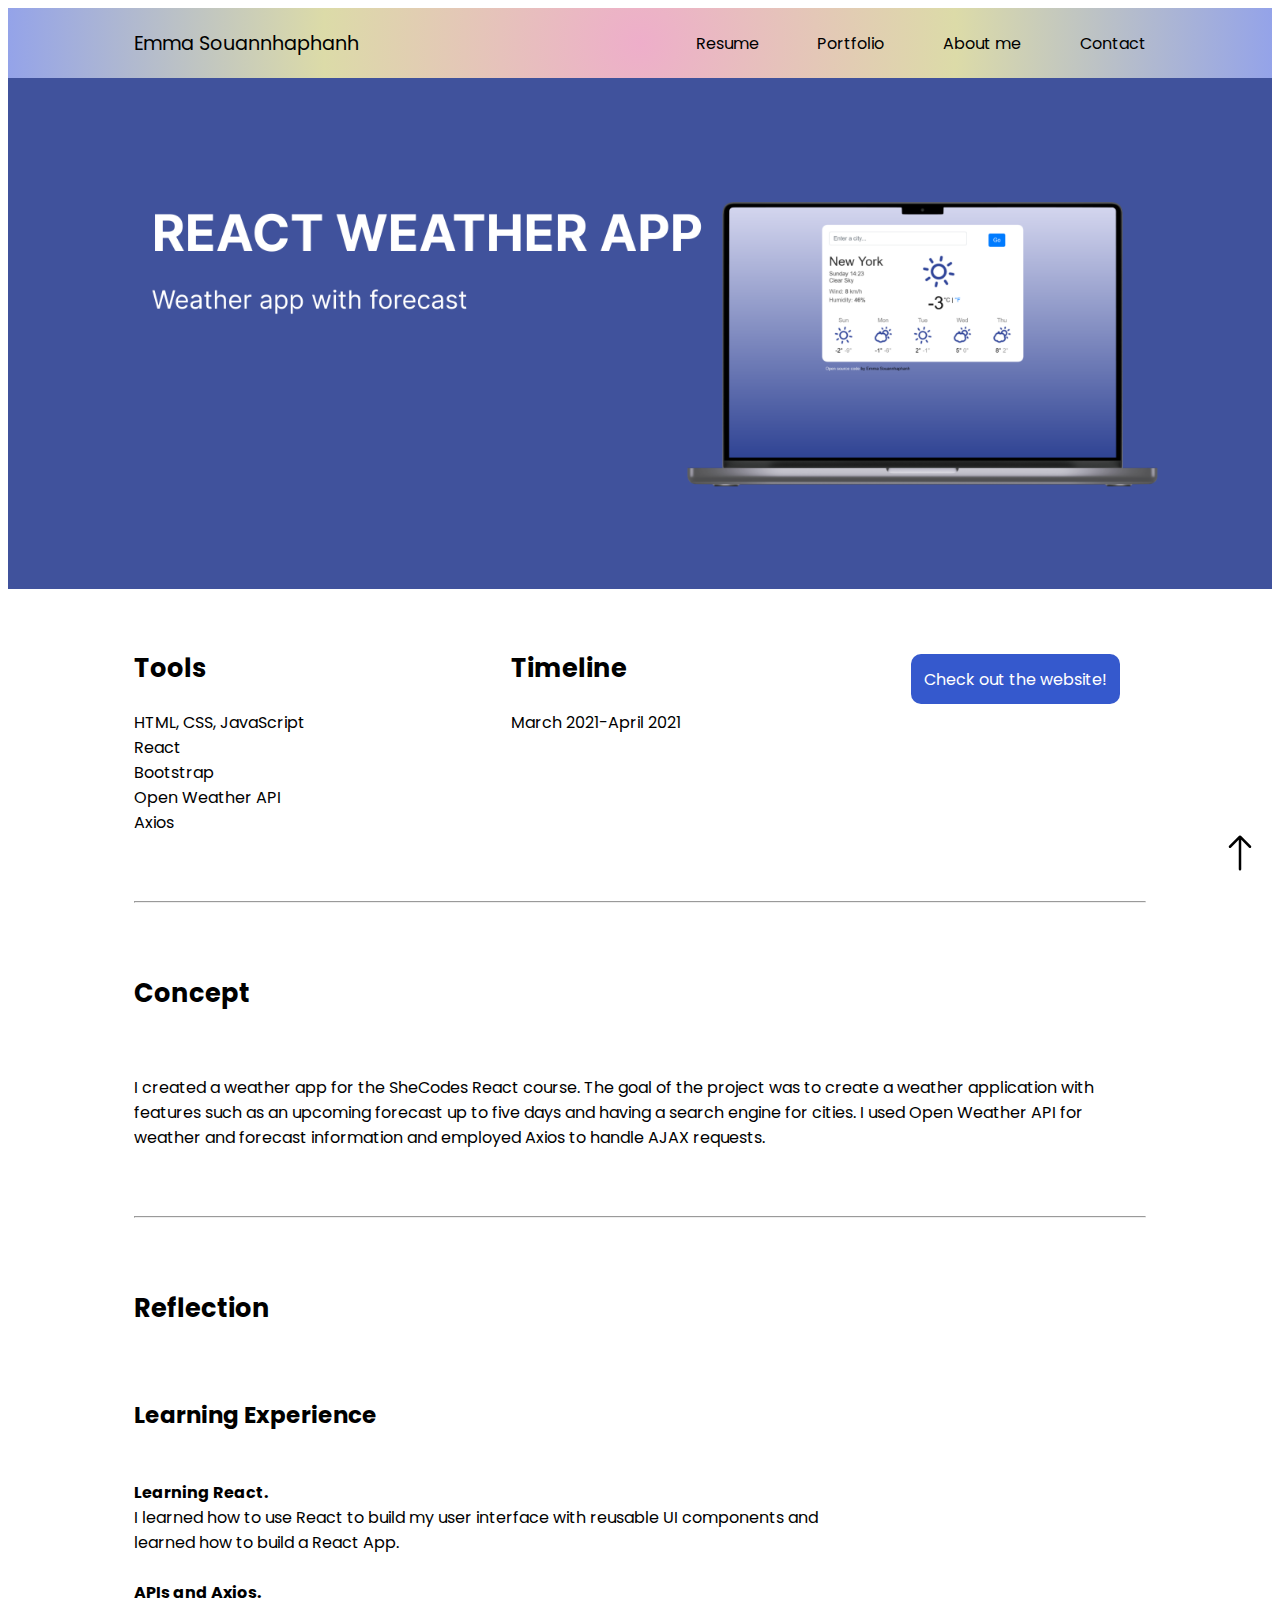
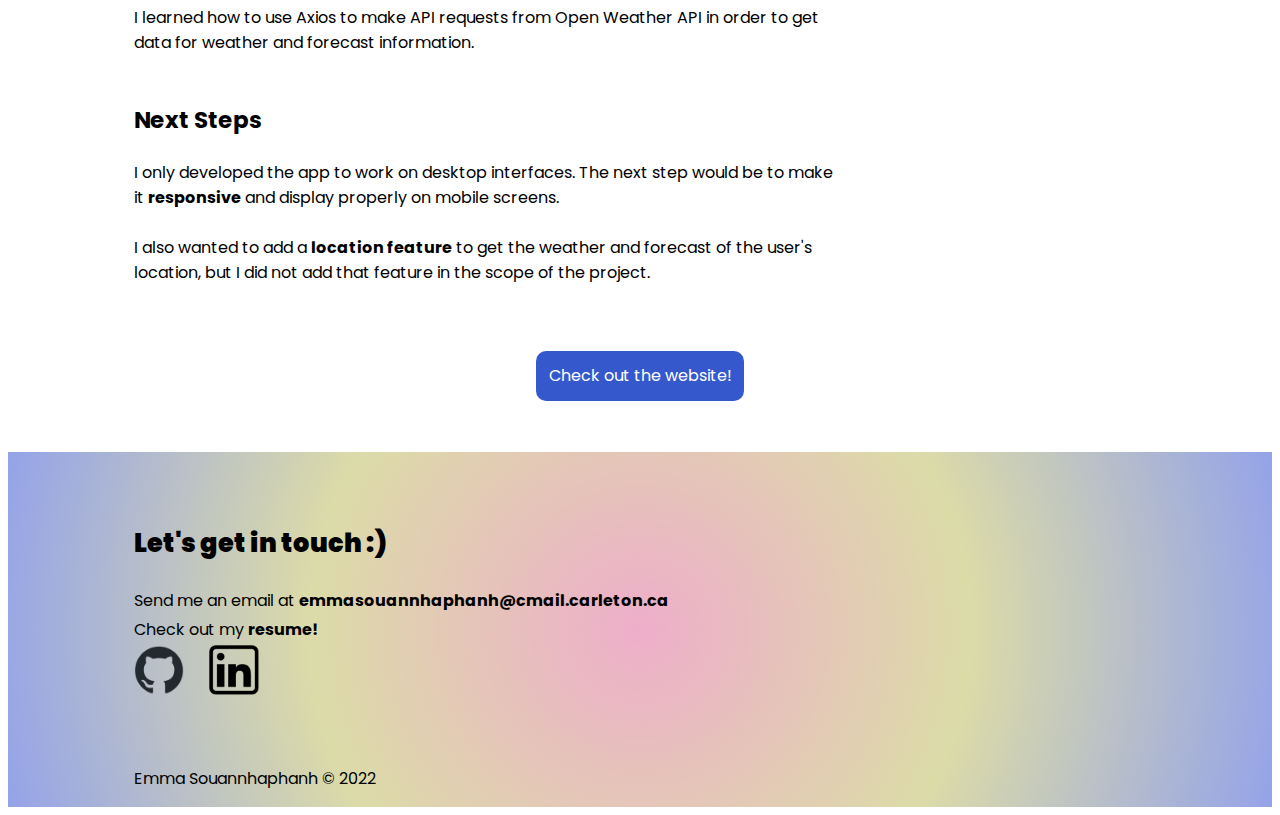
<file: react_weatherapp/weatherapp.html>
<!DOCTYPE html>
<html lang="en">
  <head>
    <meta charset="UTF-8" />
    <meta http-equiv="X-UA-Compatible" content="IE=edge" />
    <meta name="viewport" content="width=device-width, initial-scale=1.0" />
    <title>&#128526;Portfolio | Emma Souannhaphanh</title>
    <link rel="preconnect" href="https://fonts.googleapis.com" />
    <link rel="preconnect" href="https://fonts.gstatic.com" crossorigin />
    <link
      href="https://fonts.googleapis.com/css2?family=Poppins:wght@500&display=swap"
      rel="stylesheet"
    />
    <link
      href="https://cdn.jsdelivr.net/npm/bootstrap@5.2.3/dist/css/bootstrap.min.css"
      rel="stylesheet"
      integrity="sha384-rbsA2VBKQhggwzxH7pPCaAqO46MgnOM80zW1RWuH61DGLwZJEdK2Kadq2F9CUG65"
      crossorigin="anonymous"
    />
    <link rel="stylesheet" href="../styles.css" />
    <link rel="stylesheet" href="weatherapp.css" />
  </head>
  <body>
    <!--make floating return arrow in bottom left corner of screen-->
    <a id="returnArrow" href="#top">
      <svg
        xmlns="http://www.w3.org/2000/svg"
        width="40"
        height="40"
        fill="currentColor"
        class="bi bi-arrow-up"
        viewBox="0 0 16 16"
      >
        <path
          fill-rule="evenodd"
          d="M8 15a.5.5 0 0 0 .5-.5V2.707l3.146 3.147a.5.5 0 0 0 .708-.708l-4-4a.5.5 0 0 0-.708 0l-4 4a.5.5 0 1 0 .708.708L7.5 2.707V14.5a.5.5 0 0 0 .5.5z"
        />
      </svg>
    </a>
    <section class="header">
      <nav class="topNav">
        <div class="navItems">
          <div class="nameLink">
            <a href="../index.html">Emma Souannhaphanh</a>
          </div>
          <ul class="navLinks">
            <li><a href="#">Resume</a></li>
            <li><a href="../index.html#Portfolio">Portfolio</a></li>
            <li><a href="../index.html#AboutMe">About me</a></li>
            <li><a href="#Contact">Contact</a></li>
          </ul>
        </div>
      </nav>
    </section>
    <section id="top">
      <img
        id="hero"
        src="weatherapp_images/heroReact.png"
        alt="Mockup of React Weather App with text that reads 'React Weather App weather app with forecast"
      />
      <div class="overview">
        <div class="overviewItem">
          <h2>Tools</h2>
          <p>
            HTML, CSS, JavaScript
            <br />
            React
            <br />
            Bootstrap
            <br />
            Open Weather API
            <br />
            Axios
          </p>
        </div>
        <div class="overviewItem">
          <h2>Timeline</h2>
          <p>March 2021-April 2021</p>
        </div>
        <!--Link to weather app website-->
        <div class="overviewItem">
          <div class="websiteLink">
          <a target="_blank" href="https://frosty-rosalind-be3e42.netlify.app/"
            ><div class="clickLink">Check out the website!</div></a
          >
        </div>
        </div>
        
        </div> 
        
        <hr />
        <div class="concept">
          <div class="conceptContent">
            <h2>Concept</h2>
            <br>
            <p>
              I created a weather app for the SheCodes React course. 
              The goal of the project was to create a weather application
              with features such as an upcoming forecast up to five days and
              having a search engine for cities. I used Open Weather API for
              weather and forecast information and employed Axios to handle AJAX
              requests.
            </p>
          </div>
        </div>
      </div>
      <hr />
      <div class="conclusion">
        <div class="conclusionItem">
          <h2>Reflection</h2>
          <br />
          <h3>Learning Experience</h3>
          <p>
            <br />
            <strong>Learning React.</strong>
            <br />
            I learned how to use React to build my user interface with reusable UI components and learned how to build a React App.
            <br />
            <br />
            <strong>APIs and Axios.</strong>
            <br />
            I learned how to use Axios to make API requests from Open Weather API in order 
            to get data for weather and forecast information.
            <br />
            <br />
          </p>
          <h3>Next Steps</h3>
          <p>
            I only developed the app to work on desktop interfaces. The next step would be to make it <strong>responsive</strong> and display properly on mobile screens.
            <br />
            <br/>
            I also wanted to add a <strong>location feature</strong> to get the weather and forecast of the user's location, but I did not add that feature in the scope of the project.
            <br />
          </p>
        </div>
    </section>
    <!--Link to React Weather App website-->
    <div class="websiteLink">
      <a target="_blank" href="https://frosty-rosalind-be3e42.netlify.app/"
        ><div class="clickLink">Check out the website!</div></a
      >
    </div>
    <footer>
      <div id="Contact" class="footerContent">
        <div class="social">
          <h2>Let's get in touch :)</h2>
          <span
            >Send me an email at
            <a id="email" href="mailto: emmasouannhaphanh@cmail.carleton.ca"
              >emmasouannhaphanh@cmail.carleton.ca</a
            ></span
          >
          <div>Check out my <a href="#">resume!</a></div>
          <div class="iconLinks">
            <a href="https://github.com/etretf" target="_blank">
              <img
                class="iconLink"
                src="../images/github-mark.png"
                alt="Github icon"
              />
            </a>
            <a href="https://www.linkedin.com/in/emmasou/" target="_blank">
              <img
                class="iconLink"
                src="../images/linkedin.png"
                alt="LinkedIn icon"
              />
            </a>
          </div>
        </div>
        <div class="credits">Emma Souannhaphanh © 2022</div>
      </div>
    </footer>
  </body>
</html>
</file>
<file: styles.css>
*{
    box-sizing: border-box;
    font-family: 'Poppins';
}

#returnArrow {
    position: fixed;
    bottom: 0;
    right: 0;
    margin: 20px;
}

.header{
    background: rgb(238, 174, 202);
    background: radial-gradient(circle, rgba(238, 174, 202, 1) 0%, rgba(220, 219, 168, 1) 50%, rgba(148, 163, 233, 1) 100%);
}

nav {
    height:70px;
    background-color: transparent;
    display: flex;
    justify-content: center;
}

.navItems{
    max-width: 1200px;
    width:80%;
    display: flex;
    flex-wrap: wrap;
    justify-content: space-between;
    align-items: center;
}

a{
    text-decoration: none;
    color:black;
    transition: color 0.3s linear;
}

.nameLink a{
    font-size: 1.2em;
}

.navLinks{
    list-style-type: none;
    display: flex;
    justify-content: space-between;
    width:450px;
    margin:0;
    padding: 0;
}

.intro{
    max-width: 1200px;
    width:80%;
    display:flex;
    flex-direction: column;
    margin: 0 auto;
    text-align: center;
    margin-top:150px;
}

#downArrow{
    margin-top: 250px;
    padding-bottom:100px;
    transition:transform 0.3s;
}

#downArrow:hover{
    transform: scale(103%);
}


.Portfolio{
    padding-top:50px;
    display: flex;
    justify-content: center;
    align-items: center;
    margin-bottom: 2vw;
}

.PortfolioItems{
    max-width: 1200px;
    width: 80%;
}

.items{
 display: grid;
 grid-template-columns: repeat(2,1fr);
 gap: 3%;    
}

.itemImage{
    display:block;
    float:left;
    padding: 1vw;
    margin:0 auto;
    object-fit: contain;
    height: 300px;
    width:100%;
}
#Art{
    object-fit: cover;
}
.item{
    padding:1vw;
    margin:0 auto;
    height:450px;
    padding: 15px;
    box-shadow: 0 4px 8px 0 rgba(0, 0, 0, 0.2), 0 6px 20px 0 rgba(0, 0, 0, 0.19);
    transition: transform 0.25s;
}

.item:hover {
    transform: scale(101%);
}

.skillTags {
    display: flex;
    gap: 20px;
}

.tag {
    background-color: rgb(175, 235, 255);
    color: rgb(46, 62, 80);
    padding: 3px 10px;
    margin: 0px;
    border-radius: 10px;
}


.content {
    max-width: 1200px;
    width: 80%;
    margin: 0 auto;
    padding-top: 100px;
    display: flex;
    flex-wrap: wrap;
}

.icon {
    border: 1px black;
    width: 40%;
}

#myIcon {
    width: 100%;
    height: 80%;
    object-fit: contain;
}

#myIcon:hover {
    content: url("images/Emma Icon.png")
}

.About {
    margin-top: 100px;
}

.aboutText {
    width: 60%;
}

footer {
    background: rgb(238, 174, 202);
    background: radial-gradient(circle, rgba(238, 174, 202, 1) 0%, rgba(220, 219, 168, 1) 50%, rgba(148, 163, 233, 1) 100%);
}

.footerContent {
    max-width: 1200px;
    width: 80%;
    margin: 0 auto;
    padding-top: 50px;
    display: flex;
    flex-direction: column;
    justify-content: space-between;
}

.social h2 {
    font-weight: 900;
}

.social a {
    font-weight: 700;
}

.social {
    display: flex;
    flex-direction: column;
    justify-content: space-between;
    height: 200px;
}

.iconLinks {
    display: flex;
    gap: 25px;
}

.iconLink {
    width: 50px;
}


.credits {
    margin: 4em 0 1em 0;
}

@media only screen and (max-width:1100px){
    .item{
        height:500px;
    }
}

@media only screen and (max-width: 900px) {
   .nameLink{
        margin-top: 15px;
   }
    .navLinks{
        font-size: 1em;
    }
    .intro{
        font-size: 1em;
    }
    .navItems{
    max-width: 1200px;
    width:100%;
    display: flex;
    flex-wrap: nowrap;
    flex-direction: column;
    justify-content:space-between;
    align-items: center;
    }
    .navItems > ul{
    margin-top:20px;
    }
    .navLinks{
    width:80%;
    }
}
@media only screen and (max-width: 768px)
{
    .nameLink {
            font-size: 1em;
        }

    .items{
        display:flex;
        flex-direction: column;
    }
    .item{
        margin:1em 0;
        height:auto;
    }
    .content {
        flex-direction: column;
    }
    .content div{
        text-align: center;
        margin:0 auto;
        width:100%;
    }

    .content img{
        margin-bottom: -50px;
    }

}

@media only screen and (max-width: 500px) {
.navLinks {
    list-style: none;
    display: flex;
    justify-content: center;
    margin-bottom: 0;
    width: 100%;
    gap: 2em;
    }
.navItems {
    max-width: 1200px;
    width: 100%;
}

.navItems li a{
    font-size: 3vw;
}

.social span{
    font-size: 3vw;
}
}
</file>
<file: react_weatherapp/weatherapp.css>
.websiteLink {
    display: flex;
    justify-content: center;
    margin: 2vw 2vw 4vw 2vw;
}

.websiteLink div {
    background-color: rgb(53, 89, 205);
    padding: 1vw;
    border-radius: 10px;
    transition: transform 0.3s;
}

.websiteLink div:hover {
    transform: scale(103%);
}

.websiteLink a {
    color: white;
    text-align: center;
}

.websiteLink a:hover {
    color: rgb(206, 206, 206);

}

#returnArrow {
    position: fixed;
    bottom: 0;
    right: 0;
    margin: 20px;
}

h2 {
    font-weight: 700;
    font-size: 2vw;
}

h3 {
    font-size: 1.8vw;
}

#hero {
    width: 100%;
    margin-bottom: 2em;
}

.overview,
.concept{
    display: flex;
    justify-content: space-between;
    width: 80%;
    max-width: 1200px;
    margin: 0 auto;
    margin-bottom: 50px;
}


.conclusion {
    display: flex;
    width: 80%;
    max-width: 1200px;
    margin: 0 auto;
    margin-bottom: 50px;
}

.conclusionItem {
    width: 70%;
}

hr {
    width: 80%;
    max-width: 1200px;
    margin: 0 auto;
    margin-bottom: 50px;
}

h4 {
    color: rgb(49, 48, 78);
    margin-top: 10px;
    margin-bottom: 10px;
    font-size: 1.5vw;
}

img {
    width: 100%;
}


@media only screen and (max-width: 900px) {

    .header {
        height: 100px;
    }

    h2 {
        font-size: 2.5vw;
    }

    h4 {
        font-size: 2vw;
        margin-bottom: 2vw;
    }

    p {
        font-size: 1.7vw;
    }
}

@media only screen and (max-width: 768px) {
    h2 {
        font-size: 4.5vw;
    }

    p {
        font-size: 2.5vw;
    }

    h3 {
        font-size: 4vw;
    }

    h4 {
        font-size: 3.7vw;
        margin-top: 2vh;
        margin-bottom: 2vh;
    }

    .process img {
        margin-top: 2vh;
        margin-bottom: 5vh;
    }

    .overview,
    .concept {
        margin-bottom: 1vh;
    }

    hr {
        margin-bottom: 2vh;
    }

    .conclusionItem {
        width: 100%;
    }

    .overview {
        display:flex;
        flex-wrap: wrap;
        width: 80%;
        margin: 0 auto;
        margin-bottom: 3vw;
    }

    .overviewItem {
        text-align: center;
        width: 100%;
    }

    .websiteLink div {
        padding: 2vw;

    }

}

@media only screen and (max-width: 500px) {
    .websiteLink a {
        font-size: 4vw;
    }
      p {
        font-size: 3.5vw;
    }
}
</file>
<file: oatmilk/oatmilk.css>
.websiteLink {
    display: flex;
    justify-content: center;
    margin: 2vw 2vw 4vw 2vw;
}

.websiteLink div {
    background-color: rgb(53, 89, 205);
    padding: 1vw;
    border-radius: 10px;
    transition: transform 0.3s;
}

.websiteLink div:hover {
    transform: scale(103%);
}

.websiteLink a {
    color: white;
    text-align: center;
}

.websiteLink a:hover {
    color: rgb(206, 206, 206);

}

#returnArrow {
    position: fixed;
    bottom: 0;
    right: 0;
    margin: 20px;
}

h2 {
    font-weight: 700;
    font-size: 2vw;
}

h3 {
    font-size: 1.8vw;
}

#hero {
    width: 100%;
    margin-bottom: 2em;
}

.overview,
.concept {
    display: flex;
    gap:5%;
    width: 80%;
    max-width: 1200px;
    margin: 0 auto;
    margin-bottom: 20px;
}

.storyboard {
    width:80%;
    margin:0 auto;
    margin-bottom: 1vh;
    margin-top: 1vh;
    box-shadow: 0 4px 8px 0 rgba(0, 0, 0, 0.2), 0 6px 20px 0 rgba(0, 0, 0, 0.19);
}

.conclusion {
    display: flex;
    width: 80%;
    max-width: 1200px;
    margin: 0 auto;
    margin-bottom: 50px;
}

.conclusionItem {
    width: 70%;
}

hr {
    width: 80%;
    max-width: 1200px;
    margin: 0 auto;
    margin-bottom: 50px;
}

h4 {
    color: rgb(49, 48, 78);
    margin-top: 10px;
    margin-bottom: 10px;
    font-size: 1.5vw;
}

img {
    width: 100%;
}

.adImage{
    width:50%;
    margin:0 auto;
}

.characterImage{
    width:70%;
    margin: 0 auto;
}

@media only screen and (max-width: 900px) {

    .header {
        height: 100px;
    }
    
    h2 {
        font-size: 2.5vw;
    }

    h4 {
        font-size: 2vw;
        margin-bottom: 2vw;
    }

    p {
        font-size: 1.7vw;
    }
}

@media only screen and (max-width: 768px) {
    h2 {
        font-size: 4.5vw;
    }

    p {
        font-size: 2.5vw;
    }

    h3 {
        font-size: 4vw;
    }

    h4 {
        font-size: 3.7vw;
        margin-top: 2vh;
        margin-bottom: 2vh;
    }

    .process img {
        margin-top: 2vh;
        margin-bottom: 5vh;
    }

    .overview,
    .concept {
        margin-bottom: 1vh;
    }

    hr {
        margin-bottom: 2vh;
    }

    .characterImage{
    width:100%;
    }

    .conclusionItem {
        width: 100%;
    }

    .overview {
        display: flex;
        flex-wrap: wrap;
        width: 80%;
        margin: 0 auto;
        margin-bottom: 3vw;
    }

    .overviewItem {
        text-align: center;
        width: 100%;
    }

    .websiteLink div {
        padding: 2vw;

    }
    .storyboard {
    width:100%;
}

}

@media only screen and (max-width: 500px) {
    .websiteLink a {
        font-size: 4vw;
    }
      p {
        font-size: 3.5vw;
    }

}
</file>
<file: portfolio_piece/portfolio_styles.css>
.websiteLink {
    display: flex;
    justify-content: center;
    margin: 2vw 2vw 4vw 2vw;
}

.websiteLink div {
    background-color: rgb(53, 89, 205);
    padding: 1vw;
    border-radius: 10px;
    transition: transform 0.3s;
}

.websiteLink div:hover {
    transform: scale(103%);
}

.websiteLink a {
    color: white;
    text-align: center;
}

.websiteLink a:hover {
    color: rgb(206, 206, 206);

}

#returnArrow {
    position: fixed;
    bottom: 0;
    right: 0;
    margin: 20px;
}

h2 {
    font-weight: 700;
    font-size: 2vw;
}

h3 {
    font-size: 1.8vw;
}

#hero {
    width: 100%;
    margin-bottom: 2em;
}

.concept {
    display: flex;
    justify-content: space-between;
    width: 80%;
    max-width: 1200px;
    margin: 0 auto;
    margin-bottom: 50px;
}

.overview{
    display: flex;
    justify-content: space-between;
    width: 80%;
    max-width: 1200px;
    margin: 0 auto;
    margin-bottom: 20px;
}


.conclusion {
    display: flex;
    width: 80%;
    max-width: 1200px;
    margin: 0 auto;
    margin-bottom: 50px;
}

.conclusionItem {
    width: 70%;
}

hr {
    width: 80%;
    max-width: 1200px;
    margin: 0 auto;
    margin-bottom: 50px;
}

h4 {
    color: rgb(49, 48, 78);
    margin-top: 10px;
    margin-bottom: 10px;
    font-size: 1.5vw;
}

img {
    width: 100%;
}


@media only screen and (max-width: 900px) {

    .header {
        height: 100px;
    }

    h2 {
        font-size: 2.5vw;
    }

    h4 {
        font-size: 2vw;
        margin-bottom: 2vw;
    }

    p {
        font-size: 1.7vw;
    }
}

@media only screen and (max-width: 768px) {
    h2 {
        font-size: 4.5vw;
    }

    p {
        font-size: 2.5vw;
    }

    h3 {
        font-size: 4vw;
    }

    h4 {
        font-size: 3.7vw;
        margin-top: 2vh;
        margin-bottom: 2vh;
    }

    .process img {
        margin-top: 2vh;
        margin-bottom: 5vh;
    }

    .overview,
    .concept {
        margin-bottom: 1vh;
    }

    hr {
        margin-bottom: 2vh;
    }

    .conclusionItem {
        width: 100%;
    }

    .overview {
        display: flex;
        flex-wrap: wrap;
        width: 80%;
        margin: 0 auto;
        margin-bottom: 3vw;
    }

    .overviewItem {
        text-align: center;
        width: 100%;
    }

    .websiteLink div {
        padding: 2vw;

    }

}

@media only screen and (max-width: 500px) {
    .websiteLink a {
        font-size: 4vw;
    }
      p {
        font-size: 3.5vw;
    }
}
</file>
<file: quiz/quiz.css>
.websiteLink {
    display: flex;
    justify-content: center;
    margin: 2vw 2vw 4vw 2vw;
}

.websiteLink div {
    background-color: rgb(53, 89, 205);
    padding: 1vw;
    border-radius: 10px;
    transition: transform 0.3s;
}

.websiteLink div:hover {
    transform: scale(103%);
}

.websiteLink a {
    color: white;
    text-align: center;
}

.websiteLink a:hover {
    color: rgb(206, 206, 206);

}

#returnArrow {
    position: fixed;
    bottom: 0;
    right: 0;
    margin: 20px;
}

h2 {
    font-weight: 700;
    font-size: 2vw;
}

h3 {
    font-size: 1.8vw;
}

#hero {
    width: 100%;
    margin-bottom: 2em;
}

.concept {
    display: flex;
    justify-content: space-between;
    width: 80%;
    max-width: 1200px;
    margin: 0 auto;
    margin-bottom: 50px;
}

.overview {
    display: flex;
    justify-content: space-between;
    width: 80%;
    max-width: 1200px;
    margin: 0 auto;
    margin-bottom: 20px;
}


.conclusion {
    display: flex;
    width: 80%;
    max-width: 1200px;
    margin: 0 auto;
    margin-bottom: 50px;
}

.conclusionItem {
    width: 70%;
}

hr {
    width: 80%;
    max-width: 1200px;
    margin: 0 auto;
    margin-bottom: 50px;
}

h4 {
    color: rgb(49, 48, 78);
    margin-top: 10px;
    margin-bottom: 10px;
    font-size: 1.5vw;
}

img {
    width: 100%;
}


@media only screen and (max-width: 900px) {

    .header {
        height: 100px;
    }

    h2 {
        font-size: 2.5vw;
    }

    h4 {
        font-size: 2vw;
        margin-bottom: 2vw;
    }

    p {
        font-size: 1.7vw;
    }
}

@media only screen and (max-width: 768px) {
    h2 {
        font-size: 4.5vw;
    }

    p {
        font-size: 2.5vw;
    }

    h3 {
        font-size: 4vw;
    }

    h4 {
        font-size: 3.7vw;
        margin-top: 2vh;
        margin-bottom: 2vh;
    }

    .process img {
        margin-top: 2vh;
        margin-bottom: 5vh;
    }

    .overview,
    .concept {
        margin-bottom: 1vh;
    }

    hr {
        margin-bottom: 2vh;
    }

    .conclusionItem {
        width: 100%;
    }

    .overview {
        display: flex;
        flex-wrap: wrap;
        width: 80%;
        margin: 0 auto;
        margin-bottom: 3vw;
    }

    .overviewItem {
        text-align: center;
        width: 100%;
    }

    .websiteLink div {
        padding: 2vw;

    }

}

@media only screen and (max-width: 500px) {
    .websiteLink a {
        font-size: 4vw;
    }
      p {
        font-size: 3.5vw;
    }
}
</file>
